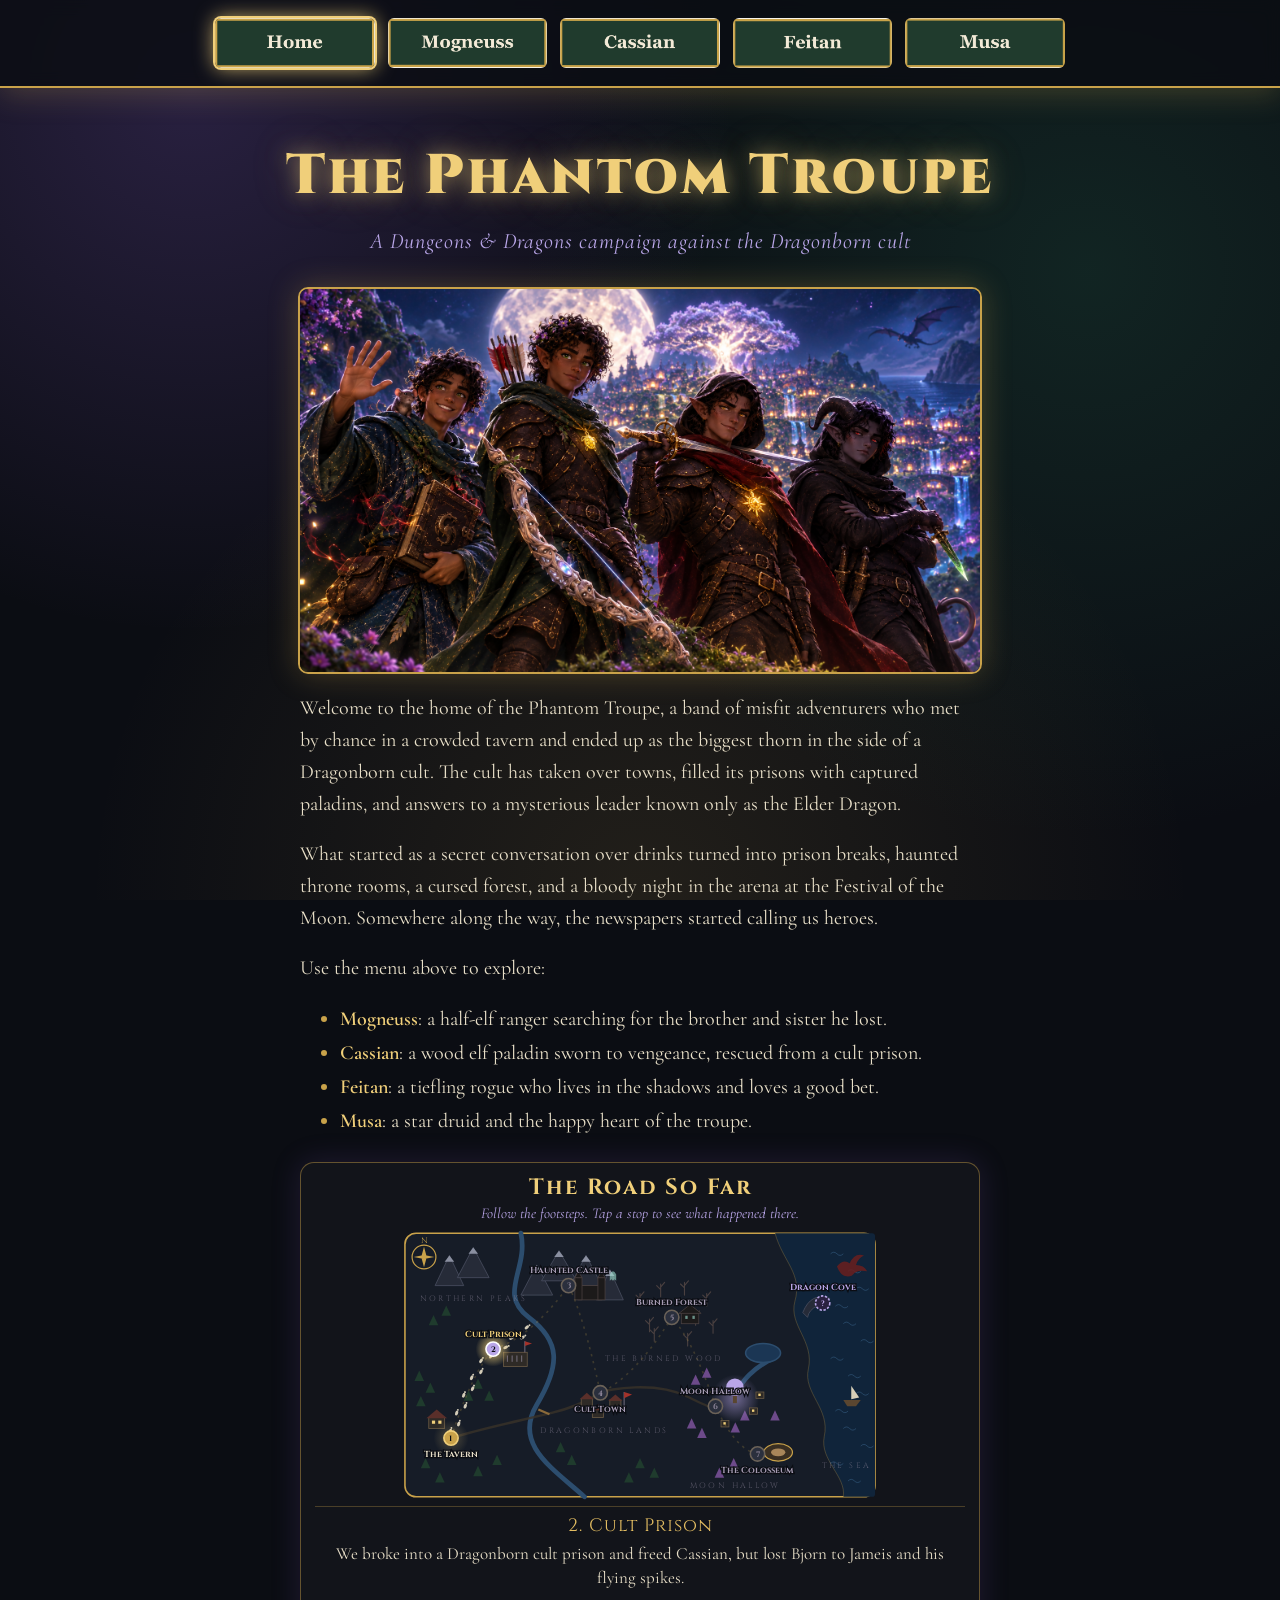
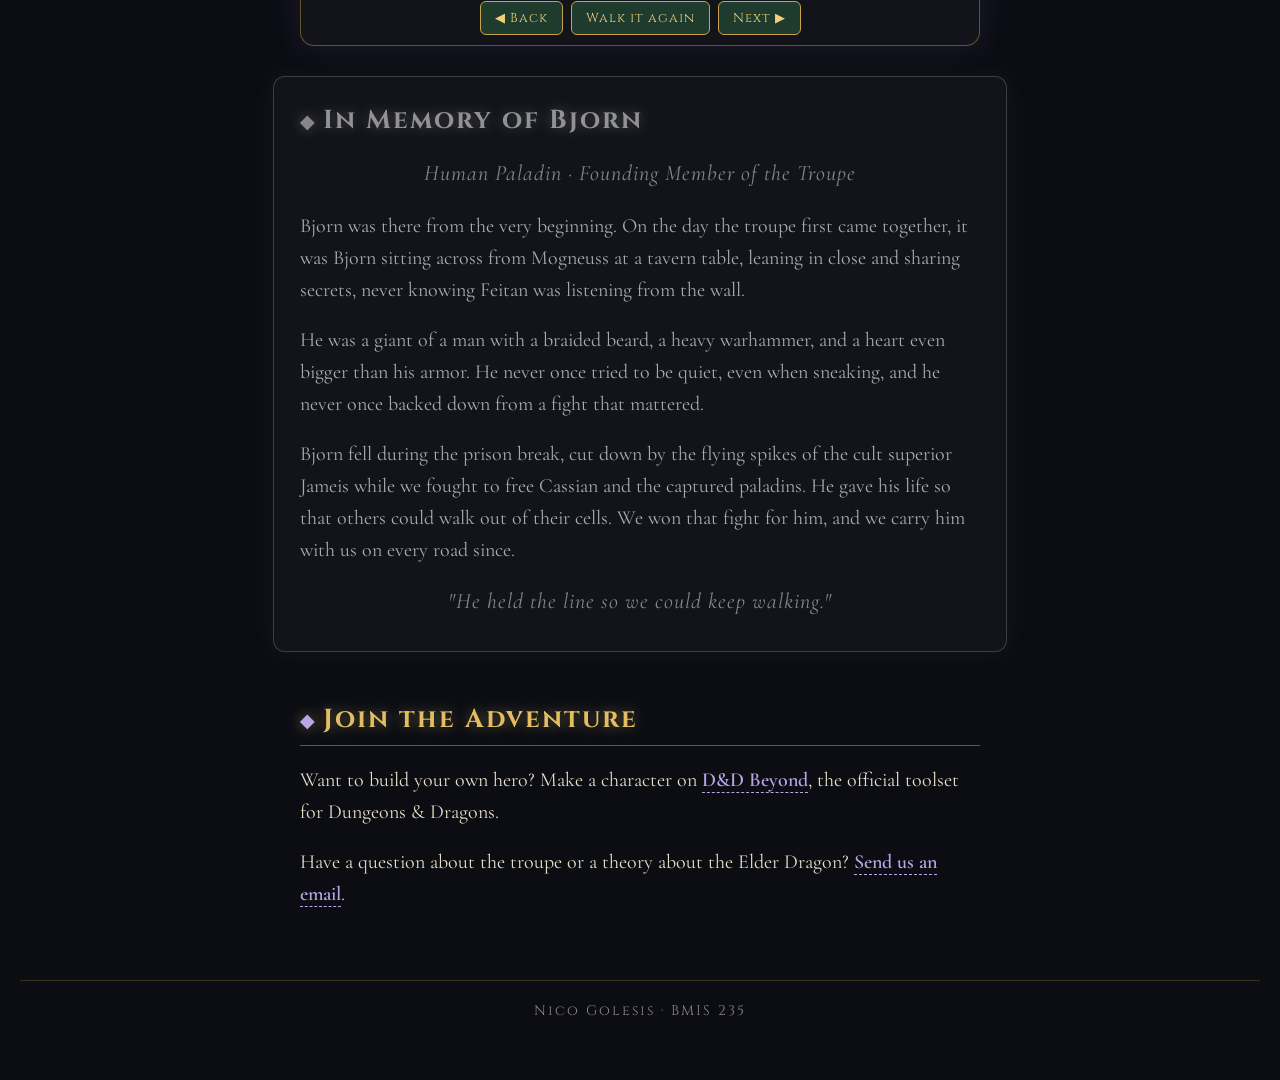
<file: index.html>
<!DOCTYPE html>
<!--
  Author: Nico Golesis
  GU username: YOUR-GU-USERNAME
  Course: BMIS 235 - HTML-3
-->
<html lang="en">
<head>
<meta charset="utf-8">
<meta name="author" content="Nico Golesis">
<title>Home</title>

<!-- this one line connects the page to the stylesheet -->
<link rel="stylesheet" href="styles.css">
</head>
<body>

<!-- ===== MENU: the same image links on every page ===== -->
<nav>
    <a href="index.html" class="current"><img src="img/Menu-home.png" alt="Home"></a>
    <a href="mogneuss.html"><img src="img/Menu-mogneuss.png" alt="Mogneuss"></a>
    <a href="cassian.html"><img src="img/Menu-cassian.png" alt="Cassian"></a>
    <a href="feitan.html"><img src="img/Menu-feitan.png" alt="Feitan"></a>
    <a href="musa.html"><img src="img/Menu-musa.png" alt="Musa"></a>
</nav>

<h1>The Phantom Troupe</h1>
<p class="subtitle">A Dungeons &amp; Dragons campaign against the Dragonborn cult</p>
  <img class="photo" src="img/troupe.png" alt="The Phantom Troupe gathered around a campfire">

<p>Welcome to the home of the Phantom Troupe, a band of misfit adventurers who met by chance in a crowded tavern and ended up as the biggest thorn in the side of a Dragonborn cult. The cult has taken over towns, filled its prisons with captured paladins, and answers to a mysterious leader known only as the Elder Dragon.</p>

<p>What started as a secret conversation over drinks turned into prison breaks, haunted throne rooms, a cursed forest, and a bloody night in the arena at the Festival of the Moon. Somewhere along the way, the newspapers started calling us heroes.</p>

<p>Use the menu above to explore:</p>
<ul>
    <li><strong>Mogneuss</strong>: a half-elf ranger searching for the brother and sister he lost.</li>
    <li><strong>Cassian</strong>: a wood elf paladin sworn to vengeance, rescued from a cult prison.</li>
    <li><strong>Feitan</strong>: a tiefling rogue who lives in the shadows and loves a good bet.</li>
    <li><strong>Musa</strong>: a star druid and the happy heart of the troupe.</li>
</ul>

<!-- ===== SHOWCASE: the interactive journey map from Part 7 ===== -->
<div class="showcase">
<!-- ===== HTML: the journey map (a drawn map, the trail, and an info box) ===== -->
<div class="pt-journey">
  <div class="pt-title">The Road So Far</div>
  <div class="pt-hint">Follow the footsteps. Tap a stop to see what happened there.</div>
  <svg class="pt-map" viewBox="0 0 600 340" role="img" aria-label="Map of the places the Phantom Troupe has traveled">
    <defs>
      <radialGradient id="ptGlow">
        <stop offset="0%" stop-color="#f0cf7a" stop-opacity="0.9"/>
        <stop offset="100%" stop-color="#f0cf7a" stop-opacity="0"/>
      </radialGradient>
      <radialGradient id="ptMoonGlow">
        <stop offset="0%" stop-color="#b9a6e8" stop-opacity="0.55"/>
        <stop offset="100%" stop-color="#b9a6e8" stop-opacity="0"/>
      </radialGradient>
    </defs>
    <rect x="4" y="4" width="592" height="332" rx="14" class="pt-land"/>
    <g class="pt-scenery"></g>
    <path class="pt-trail"/>
    <path class="pt-future"/>
    <g class="pt-steps"></g>
    <g class="pt-stops"></g>
  </svg>
  <div class="pt-info">
    <div class="pt-info-name">The Phantom Troupe</div>
    <div class="pt-info-text">Watch the troupe's footsteps travel across the map.</div>
  </div>
  <div class="pt-controls">
    <button class="pt-btn pt-prev" type="button">&#9664; Back</button>
    <button class="pt-btn pt-replay" type="button">Walk it again</button>
    <button class="pt-btn pt-next" type="button">Next &#9654;</button>
  </div>
</div>

<!-- ===== CSS: colors, glow and animations, all kept inside .showcase ===== -->
<style>
.showcase .pt-journey { max-width: 680px; margin: 24px auto 0; padding: 10px 14px; border: 1px solid rgba(201,162,74,0.45); border-radius: 14px; background: rgba(255,255,255,0.03); box-shadow: 0 0 30px rgba(130,90,200,0.18); font-family: "Cormorant Garamond", Georgia, serif; color: #e8dfc8; text-align: center; box-sizing: border-box; }
.showcase .pt-title { font-family: "Cinzel", Georgia, serif; font-size: 22px; font-weight: 700; letter-spacing: 2px; color: #f0cf7a; }
.showcase .pt-hint { font-size: 15px; font-style: italic; color: #b9a6e8; margin: 2px 0 8px; }
.showcase .pt-map { width: 100%; height: auto; max-height: 270px; display: block; }
.showcase .pt-land { fill: #161c27; stroke: #c9a24a; stroke-width: 2; }
.showcase .pt-sea { fill: #10243a; }
.showcase .pt-wave { fill: none; stroke: #3d6a91; stroke-width: 1; opacity: 0.6; }
.showcase .pt-shore { fill: none; stroke: #c9a24a; stroke-width: 1; opacity: 0.35; }
.showcase .pt-river { fill: none; stroke: #2c4d6e; stroke-width: 6; stroke-linecap: round; }
.showcase .pt-lake { fill: #1b3654; stroke: #2c4d6e; stroke-width: 2; }
.showcase .pt-road { fill: none; stroke: #3a3328; stroke-width: 3; stroke-linecap: round; opacity: 0.8; }
.showcase .pt-bridge { stroke: #8a6a3a; stroke-width: 3; }
.showcase .pt-tree { fill: #1f3b2d; }
.showcase .pt-tree.pt-blossom { fill: #6d4a8a; }
.showcase .pt-dead { fill: none; stroke: #4a4040; stroke-width: 1.4; stroke-linecap: round; }
.showcase .pt-mtn { fill: #262b38; stroke: #4a4f60; stroke-width: 1; }
.showcase .pt-snow { fill: #8a8fa0; }
.showcase .pt-bld { fill: #2e2a26; stroke: #6b5b44; stroke-width: 1; }
.showcase .pt-roof { fill: #5a2f2a; }
.showcase .pt-win { fill: #f0cf7a; }
.showcase .pt-dark { fill: #1c1a1a; stroke: #4a4040; stroke-width: 1; }
.showcase .pt-flag { fill: #a3322a; }
.showcase .pt-pole { stroke: #8a8296; stroke-width: 1; }
.showcase .pt-ghost { fill: #9fe0d0; opacity: 0.6; }
.showcase .pt-moon-glow { fill: url(#ptMoonGlow); }
.showcase .pt-moon-tree { fill: #b9a6e8; }
.showcase .pt-trunk { fill: #5a4630; }
.showcase .pt-arena { fill: #3a2f22; stroke: #c9a24a; stroke-width: 1.5; }
.showcase .pt-sand { fill: #a8865a; }
.showcase .pt-dragon { fill: #6a1f1f; opacity: 0.85; }
.showcase .pt-ship { fill: #5a4630; }
.showcase .pt-sail { fill: #d8cfb8; }
.showcase .pt-region { fill: #8a8296; font-family: "Cinzel", Georgia, serif; font-size: 10px; letter-spacing: 3px; opacity: 0.55; text-anchor: middle; }
.showcase .pt-compass circle { fill: #161c27; stroke: #c9a24a; stroke-width: 1.5; }
.showcase .pt-compass path { fill: #c9a24a; }
.showcase .pt-compass text { fill: #c9a24a; font-family: "Cinzel", Georgia, serif; font-size: 10px; text-anchor: middle; }
.showcase .pt-trail { fill: none; stroke: rgba(201,162,74,0.22); stroke-width: 2; stroke-dasharray: 3 6; }
.showcase .pt-future { fill: none; stroke: #b9a6e8; stroke-width: 2; stroke-dasharray: 2 7; stroke-linecap: round; opacity: 0; transition: opacity 0.8s; }
.showcase .pt-future.pt-on { opacity: 0.8; animation: ptMarch 1.2s linear infinite; }
@keyframes ptMarch { to { stroke-dashoffset: -18; } }
.showcase .pt-step { fill: #e8dfc8; opacity: 0; transition: opacity 0.4s; }
.showcase .pt-step.pt-on { opacity: 0.9; }
.showcase .pt-stop { cursor: pointer; }
.showcase .pt-stop .pt-halo { fill: url(#ptGlow); opacity: 0; transition: opacity 0.5s; }
.showcase .pt-stop .pt-dot { fill: #2a2f3d; stroke: #6b6258; stroke-width: 2; transition: fill 0.4s, stroke 0.4s; }
.showcase .pt-stop .pt-num { fill: #8a8296; font-family: "Cinzel", Georgia, serif; font-size: 10px; font-weight: 700; text-anchor: middle; pointer-events: none; }
.showcase .pt-stop .pt-label { fill: #a59bb2; font-family: "Cinzel", Georgia, serif; font-size: 11px; font-weight: 700; text-anchor: middle; pointer-events: none; transition: fill 0.4s; paint-order: stroke; stroke: #0b0d13; stroke-width: 3px; }
.showcase .pt-stop.pt-visited .pt-dot { fill: #c9a24a; stroke: #f0cf7a; }
.showcase .pt-stop.pt-visited .pt-num { fill: #0b0d13; }
.showcase .pt-stop.pt-visited .pt-label { fill: #e8dfc8; }
.showcase .pt-stop.pt-visited .pt-halo { opacity: 0.3; }
.showcase .pt-stop.pt-next .pt-dot { fill: #2a2140; stroke: #b9a6e8; stroke-dasharray: 3 2; }
.showcase .pt-stop.pt-next .pt-num { fill: #b9a6e8; }
.showcase .pt-stop.pt-next .pt-label { fill: #b9a6e8; }
.showcase .pt-stop.pt-active .pt-halo { opacity: 1; animation: ptPulse 1.6s ease-in-out infinite; }
.showcase .pt-stop.pt-active .pt-dot { fill: #b9a6e8; stroke: #ffffff; }
.showcase .pt-stop.pt-active .pt-num { fill: #0b0d13; }
.showcase .pt-stop.pt-active .pt-label { fill: #f0cf7a; }
@keyframes ptPulse { 0%, 100% { opacity: 0.6; } 50% { opacity: 1; } }
.showcase .pt-info { min-height: 64px; margin-top: 6px; padding: 6px 12px; border-top: 1px solid rgba(201,162,74,0.3); }
.showcase .pt-info-name { font-family: "Cinzel", Georgia, serif; font-size: 18px; color: #e3bd62; letter-spacing: 1px; }
.showcase .pt-info-text { font-size: 17px; line-height: 1.4; margin-top: 4px; }
.showcase .pt-controls { display: flex; justify-content: center; gap: 8px; flex-wrap: wrap; margin-top: 6px; }
.showcase .pt-btn { font-family: "Cinzel", Georgia, serif; font-size: 13px; letter-spacing: 1px; color: #f0cf7a; background: #1f3b2d; border: 1px solid #c9a24a; border-radius: 6px; padding: 7px 14px; cursor: pointer; transition: box-shadow 0.2s, transform 0.2s; }
.showcase .pt-btn:hover { box-shadow: 0 0 14px rgba(232,196,104,0.7); transform: translateY(-2px); }
@media (max-width: 600px) {
  .showcase .pt-stop .pt-label { font-size: 14px; }
  .showcase .pt-info-text { font-size: 16px; }
}
</style>

<!-- ===== JavaScript: draws the map, walks the footsteps, and handles clicks ===== -->
<script>
(function () {
  var root = document.querySelector(".showcase .pt-journey");
  if (!root) { return; }
  var NS = "http://www.w3.org/2000/svg";
  var svg = root.querySelector(".pt-map");
  var art = svg.querySelector(".pt-scenery");

  // every place we have been, in order. The last one is where we are headed next.
  var stops = [
    { name: "The Tavern", x: 62, y: 262, ly: 24, text: "Where it all began. Mogneuss and Bjorn talked in secret, Feitan listened from the wall, and Musa spilled his drink all over himself." },
    { name: "Cult Prison", x: 115, y: 150, ly: -15, text: "We broke into a Dragonborn cult prison and freed Cassian, but lost Bjorn to Jameis and his flying spikes." },
    { name: "Haunted Castle", x: 210, y: 70, ly: -16, text: "A hidden throne room in an abandoned castle, and a banshee who did not want visitors." },
    { name: "Cult Town", x: 250, y: 205, ly: 24, text: "Dinner, two bottles of wine, and a 36 gold healing potion that was really worth 36 silver." },
    { name: "Burned Forest", x: 340, y: 110, ly: -16, text: "Our Halloween night. Charred hands grabbed Feitan while a burned warrior watched from the ruined mansion." },
    { name: "Moon Hallow", x: 395, y: 222, ly: -15, text: "Musa's hometown. Uncle Worm's newspaper, a spy mission in the refugee camp, a screaming banshee bow, and Beatrice at W.R." },
    { name: "The Colosseum", x: 448, y: 282, ly: 24, text: "Inside Moon Hallow, the Festival of the Moon. A bloody arena battle, Cassian's final blow on Razehar, and the Elder Dragon watching from the stands." },
    { name: "Dragon Cove", x: 530, y: 92, ly: -16, next: true, text: "Our next destination. The troupe is setting out for the Dragon Cove. Who knows what is waiting for us there..." }
  ];

  function el(tag, attrs, parent) {
    var e = document.createElementNS(NS, tag);
    for (var k in attrs) { e.setAttribute(k, attrs[k]); }
    (parent || art).appendChild(e);
    return e;
  }
  function label(x, y, words) { var t = el("text", { x: x, y: y, "class": "pt-region" }); t.textContent = words; }

  // ---- the sea, coastline and waves on the right side ----
  el("path", { d: "M470 4 C480 40 505 55 495 90 C487 120 520 140 512 175 C505 205 540 225 532 260 C526 290 560 310 556 336 L592 336 Q596 336 596 332 L596 8 Q596 4 592 4 Z", "class": "pt-sea" });
  el("path", { d: "M470 4 C480 40 505 55 495 90 C487 120 520 140 512 175 C505 205 540 225 532 260 C526 290 560 310 556 336", "class": "pt-shore" });
  for (var w = 0; w < 14; w++) {
    var wx = 540 + (w % 3) * 16 + (w % 2) * 6, wy = 30 + w * 22;
    el("path", { d: "M" + wx + " " + wy + " q4 -4 8 0 q4 4 8 0", "class": "pt-wave" });
  }
  // a little ship and a dragon circling the cove
  el("path", { d: "M556 214 L578 214 L572 222 L561 222 Z", "class": "pt-ship" });
  el("path", { d: "M566 213 L566 196 L576 211 Z", "class": "pt-sail" });
  el("path", { d: "M548 46 q8 -10 16 -4 q6 -14 18 -10 q-8 4 -10 12 q10 0 14 8 q-10 -2 -16 2 q-4 6 -12 4 q-6 -2 -10 -12 Z", "class": "pt-dragon" });
  label(560, 300, "THE SEA");

  // ---- rivers, a lake, roads and a bridge ----
  el("path", { d: "M150 4 C160 50 120 80 160 110 S200 170 170 220 S190 300 230 336", "class": "pt-river" });
  el("path", { d: "M470 160 C440 175 430 190 420 205", "class": "pt-river" });
  el("ellipse", { cx: 455, cy: 155, rx: 22, ry: 12, "class": "pt-lake" });
  el("path", { d: "M62 262 C100 250 150 240 190 230 S240 210 250 205 S320 190 360 210 S400 225 395 222", "class": "pt-road" });
  el("line", { x1: 172, y1: 226, x2: 186, y2: 232, "class": "pt-bridge" });

  // ---- mountains with snowy peaks behind the castle ----
  [[170,52,40],[198,34,44],[232,40,40],[262,58,34],[60,40,36],[90,30,40]].forEach(function (m) {
    var x = m[0], y = m[1], h = m[2];
    el("path", { d: "M" + (x - h / 2) + " " + (y + 30) + " L" + x + " " + (y - 8) + " L" + (x + h / 2) + " " + (y + 30) + " Z", "class": "pt-mtn" });
    el("path", { d: "M" + (x - 6) + " " + (y) + " L" + x + " " + (y - 8) + " L" + (x + 6) + " " + y + " Z", "class": "pt-snow" });
  });

  // ---- green forests in the west, blossom trees around Moon Hallow ----
  function tree(x, y, cls) { el("path", { d: "M" + x + " " + (y - 13) + " L" + (x + 6) + " " + y + " L" + (x - 6) + " " + y + " Z", "class": cls }); }
  [[22,190],[36,205],[24,222],[96,200],[110,215],[84,215],[40,120],[56,108],[30,300],[48,318],[96,310],[120,296],[300,300],[318,312],[286,318],[200,280],[214,296]].forEach(function (t) { tree(t[0], t[1], "pt-tree"); });
  [[365,250],[378,262],[420,255],[432,240],[370,195],[384,186],[470,240],[418,300],[400,312]].forEach(function (t) { tree(t[0], t[1], "pt-tree pt-blossom"); });

  // ---- the dead, burned forest: bare trunks and branches ----
  [[300,96],[312,128],[326,84],[356,82],[370,120],[384,96],[318,140],[360,146],[392,130]].forEach(function (t) {
    var x = t[0], y = t[1];
    el("path", { d: "M" + x + " " + y + " l0 -16 M" + x + " " + (y - 9) + " l-5 -5 M" + x + " " + (y - 12) + " l5 -6", "class": "pt-dead" });
  });

  // ---- landmarks for each place ----
  // the tavern: a cozy house with lit windows
  el("rect", { x: 34, y: 236, width: 20, height: 14, "class": "pt-bld" });
  el("path", { d: "M31 237 L44 226 L57 237 Z", "class": "pt-roof" });
  el("rect", { x: 38, y: 240, width: 4, height: 4, "class": "pt-win" });
  el("rect", { x: 46, y: 240, width: 4, height: 4, "class": "pt-win" });
  // the cult prison: a stone block with barred windows and a red flag
  el("rect", { x: 128, y: 154, width: 30, height: 18, "class": "pt-bld" });
  for (var b = 0; b < 4; b++) { el("line", { x1: 133 + b * 6, y1: 158, x2: 133 + b * 6, y2: 166, "class": "pt-pole" }); }
  el("line", { x1: 155, y1: 154, x2: 155, y2: 140, "class": "pt-pole" });
  el("path", { d: "M155 140 L164 143 L155 146 Z", "class": "pt-flag" });
  // the haunted castle: towers and a ghostly glow
  el("rect", { x: 222, y: 70, width: 30, height: 18, "class": "pt-dark" });
  el("rect", { x: 218, y: 60, width: 9, height: 28, "class": "pt-dark" });
  el("rect", { x: 247, y: 60, width: 9, height: 28, "class": "pt-dark" });
  el("path", { d: "M218 60 L222.5 52 L227 60 Z M247 60 L251.5 52 L256 60 Z", "class": "pt-dark" });
  el("path", { d: "M262 56 q4 -8 8 0 l0 8 l-2 -2 l-2 2 l-2 -2 l-2 2 Z", "class": "pt-ghost" });
  // the cult town: houses and red cult banners
  [[226,212],[262,214],[240,226]].forEach(function (h) {
    el("rect", { x: h[0], y: h[1], width: 14, height: 10, "class": "pt-bld" });
    el("path", { d: "M" + (h[0] - 2) + " " + (h[1] + 1) + " L" + (h[0] + 7) + " " + (h[1] - 7) + " L" + (h[0] + 16) + " " + (h[1] + 1) + " Z", "class": "pt-roof" });
  });
  el("line", { x1: 280, y1: 224, x2: 280, y2: 204, "class": "pt-pole" });
  el("path", { d: "M280 204 L290 207 L280 212 Z", "class": "pt-flag" });
  // the ruined mansion in the burned forest
  el("rect", { x: 352, y: 104, width: 22, height: 14, "class": "pt-dark" });
  el("path", { d: "M349 105 L363 94 L377 105 Z", "class": "pt-dark" });
  el("rect", { x: 357, y: 108, width: 3, height: 4, "class": "pt-ghost" });
  el("rect", { x: 366, y: 108, width: 3, height: 4, "class": "pt-ghost" });
  // Moon Hallow: the glowing Moon Tree and little homes
  el("circle", { cx: 420, cy: 212, r: 30, "class": "pt-moon-glow" });
  el("rect", { x: 417, y: 204, width: 5, height: 14, "class": "pt-trunk" });
  el("circle", { cx: 419.5, cy: 198, r: 11, "class": "pt-moon-tree" });
  [[438,224],[402,240],[446,204]].forEach(function (h) {
    el("rect", { x: h[0], y: h[1], width: 10, height: 8, "class": "pt-bld" });
    el("rect", { x: h[0] + 3, y: h[1] + 2, width: 3, height: 3, "class": "pt-win" });
  });
  // the colosseum inside Moon Hallow
  el("ellipse", { cx: 474, cy: 280, rx: 18, ry: 11, "class": "pt-arena" });
  el("ellipse", { cx: 474, cy: 280, rx: 9, ry: 5, "class": "pt-sand" });
  // the Dragon Cove: a cliff curling around the water
  el("path", { d: "M505 104 q10 -26 34 -18 q-4 8 -16 10 q-10 4 -12 14 Z", "class": "pt-mtn" });

  // region names
  label(90, 90, "NORTHERN PEAKS");
  label(330, 165, "THE BURNED WOOD");
  label(255, 255, "DRAGONBORN LANDS");
  label(420, 325, "MOON HALLOW");

  // compass rose
  var c = el("g", { "class": "pt-compass", transform: "translate(28 34)" });
  el("circle", { r: 15 }, c);
  el("path", { d: "M0 -13 L3.5 0 L0 13 L-3.5 0 Z M-13 0 L0 -2.5 L13 0 L0 2.5 Z" }, c);
  var n = el("text", { y: -18 }, c); n.textContent = "N";

  // ---- the trail: a smooth curve through every visited stop ----
  var visited = stops.filter(function (s) { return !s.next; });
  var d = "M" + visited[0].x + " " + visited[0].y;
  for (var i = 1; i < visited.length; i++) {
    var a = visited[i - 1], z = visited[i];
    d += " Q" + ((a.x + z.x) / 2) + " " + ((a.y + z.y) / 2 + (i % 2 ? -26 : 26)) + " " + z.x + " " + z.y;
  }
  var trail = svg.querySelector(".pt-trail");
  trail.setAttribute("d", d);
  var total = trail.getTotalLength();

  // the dotted road ahead to the Dragon Cove
  var last = visited[visited.length - 1], goal = stops[stops.length - 1];
  var future = svg.querySelector(".pt-future");
  future.setAttribute("d", "M" + last.x + " " + last.y + " C505 260 470 170 " + goal.x + " " + goal.y);

  // how far along the trail each visited stop is
  visited.forEach(function (s) {
    var best = 0, bestDist = Infinity;
    for (var L = 0; L <= total; L += 2) {
      var p = trail.getPointAtLength(L), dx = p.x - s.x, dy = p.y - s.y, dist = dx * dx + dy * dy;
      if (dist < bestDist) { bestDist = dist; best = L; }
    }
    s.at = best;
  });

  // ---- footprints: left and right prints along the trail ----
  var stepsGroup = svg.querySelector(".pt-steps");
  var prints = [];
  for (var L = 8, k = 0; L < total - 4; L += 12, k++) {
    var p1 = trail.getPointAtLength(L), p2 = trail.getPointAtLength(Math.min(L + 1, total));
    var ang = Math.atan2(p2.y - p1.y, p2.x - p1.x) * 180 / Math.PI;
    var g = el("g", { transform: "translate(" + p1.x + " " + p1.y + ") rotate(" + ang + ") translate(0 " + (k % 2 ? 3.5 : -3.5) + ")" }, stepsGroup);
    el("ellipse", { cx: 0, cy: 0, rx: 3.2, ry: 1.9, "class": "pt-step" }, g);
    el("circle", { cx: 4.3, cy: 0, r: 1.2, "class": "pt-step" }, g);
    prints.push({ at: L, parts: g.querySelectorAll(".pt-step") });
  }

  // ---- the clickable stops ----
  var stopsGroup = svg.querySelector(".pt-stops");
  stops.forEach(function (s, idx) {
    var g = el("g", { "class": "pt-stop" + (s.next ? " pt-next" : ""), tabindex: "0", role: "button", "aria-label": s.name }, stopsGroup);
    el("circle", { cx: s.x, cy: s.y, r: 22, "class": "pt-halo" }, g);
    el("circle", { cx: s.x, cy: s.y, r: 9, "class": "pt-dot" }, g);
    var num = el("text", { x: s.x, y: s.y + 3.5, "class": "pt-num" }, g); num.textContent = s.next ? "?" : idx + 1;
    var lab = el("text", { x: s.x, y: s.y + s.ly, "class": "pt-label" }, g); lab.textContent = s.name;
    function pick() { stopWalk(); show(idx, true); }
    g.addEventListener("click", pick);
    g.addEventListener("keydown", function (e) { if (e.key === "Enter" || e.key === " ") { e.preventDefault(); pick(); } });
    s.node = g;
  });

  var nameBox = root.querySelector(".pt-info-name");
  var textBox = root.querySelector(".pt-info-text");
  var current = -1;

  // show one stop's story in the info box
  function show(idx, revealAll) {
    current = idx;
    var s = stops[idx];
    stops.forEach(function (t, j) {
      t.node.classList.toggle("pt-active", j === idx);
      if (revealAll) { t.node.classList.toggle("pt-visited", j <= idx && !t.next); }
    });
    if (revealAll) {
      setProgress(s.next ? total + 10 : s.at + 6);
      future.classList.toggle("pt-on", !!s.next);
    }
    nameBox.textContent = s.next ? "Next Stop: " + s.name : (idx + 1) + ". " + s.name;
    textBox.textContent = s.text;
  }

  // light up every footprint up to a distance along the trail
  function setProgress(len) {
    prints.forEach(function (p) {
      for (var q = 0; q < p.parts.length; q++) { p.parts[q].classList.toggle("pt-on", p.at <= len); }
    });
  }

  // the walking animation: footprints appear one by one from stop to stop
  var timer = null;
  function stopWalk() { if (timer) { cancelAnimationFrame(timer); timer = null; } }
  function walk() {
    stopWalk();
    stops.forEach(function (t) { t.node.classList.remove("pt-visited", "pt-active"); });
    future.classList.remove("pt-on");
    setProgress(-1);
    var start = null, speed = 0.075, reached = -1;
    function frame(time) {
      if (start === null) { start = time; }
      var len = (time - start) * speed;
      setProgress(len);
      while (reached + 1 < visited.length && visited[reached + 1].at <= len) {
        reached++;
        visited[reached].node.classList.add("pt-visited");
        show(reached, false);
      }
      if (len < total + 10) { timer = requestAnimationFrame(frame); }
      else { timer = null; future.classList.add("pt-on"); show(stops.length - 1, false); }
    }
    timer = requestAnimationFrame(frame);
  }

  root.querySelector("button.pt-replay").addEventListener("click", walk);
  // the buttons (looked up as "button" so the Dragon Cove stop, which also has the pt-next class, is not grabbed by mistake)
  // Next and Back loop around: Next on the last stop goes back to the first
  root.querySelector("button.pt-next").addEventListener("click", function () { stopWalk(); show((current + 1) % stops.length, true); });
  root.querySelector("button.pt-prev").addEventListener("click", function () { stopWalk(); show((current - 1 + stops.length) % stops.length, true); });

  walk();
})();
</script>
</div>

<!-- ===== TRIBUTE: in memory of Bjorn ===== -->
<div class="card memoriam">
    <h2>In Memory of Bjorn</h2>
    <p class="subtitle">Human Paladin &middot; Founding Member of the Troupe</p>
    <p>Bjorn was there from the very beginning. On the day the troupe first came together, it was Bjorn sitting across from Mogneuss at a tavern table, leaning in close and sharing secrets, never knowing Feitan was listening from the wall.</p>
    <p>He was a giant of a man with a braided beard, a heavy warhammer, and a heart even bigger than his armor. He never once tried to be quiet, even when sneaking, and he never once backed down from a fight that mattered.</p>
    <p>Bjorn fell during the prison break, cut down by the flying spikes of the cult superior Jameis while we fought to free Cassian and the captured paladins. He gave his life so that others could walk out of their cells. We won that fight for him, and we carry him with us on every road since.</p>
    <p class="subtitle">"He held the line so we could keep walking."</p>
</div>

<!-- ===== LINKS: one outside link and one email link ===== -->
<div class="links">
    <h2>Join the Adventure</h2>
    <p>Want to build your own hero? Make a character on <a href="https://www.dndbeyond.com/" target="_blank">D&amp;D Beyond</a>, the official toolset for Dungeons &amp; Dragons.</p>
    <p>Have a question about the troupe or a theory about the Elder Dragon? <a href="mailto:ngolesis@zagmail.gonzaga.edu">Send us an email</a>.</p>
</div>

<!-- Footer -->
<footer>Nico Golesis &middot; BMIS 235</footer>

</body>
</html>
</file>
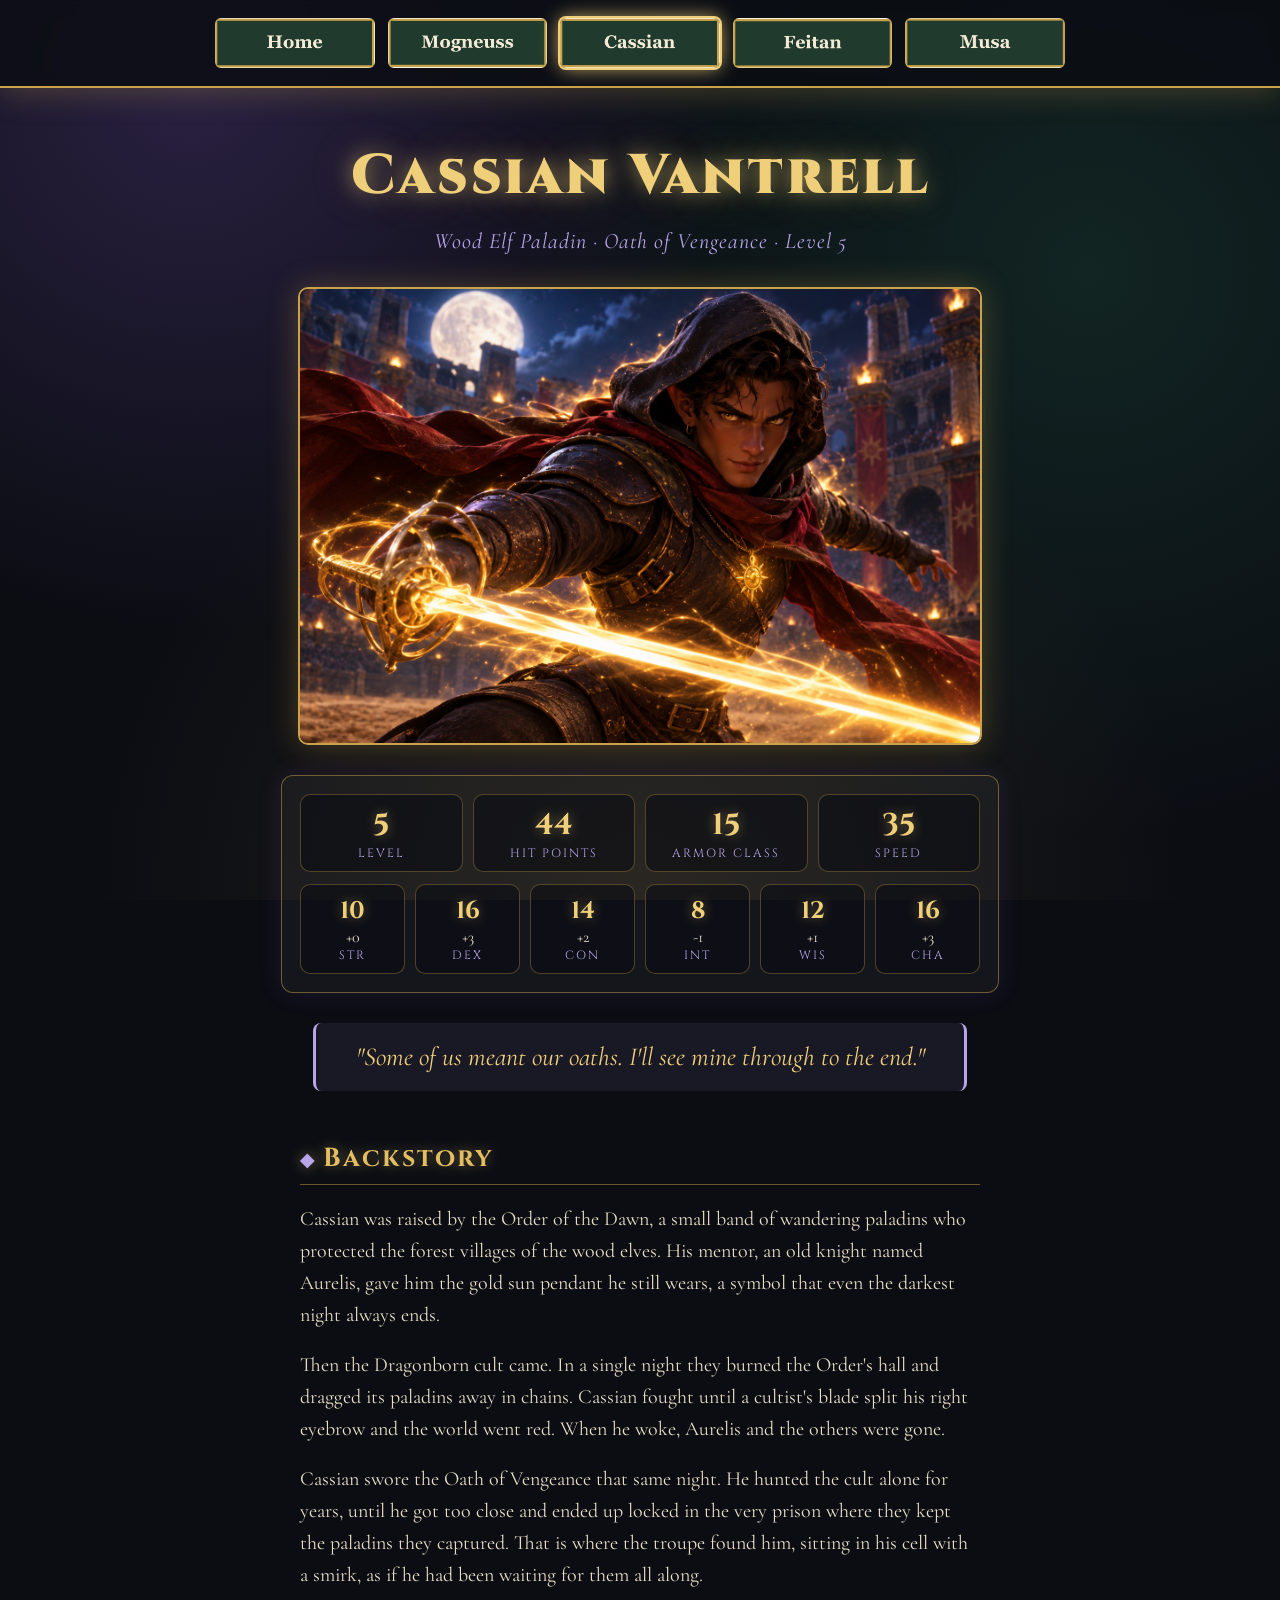
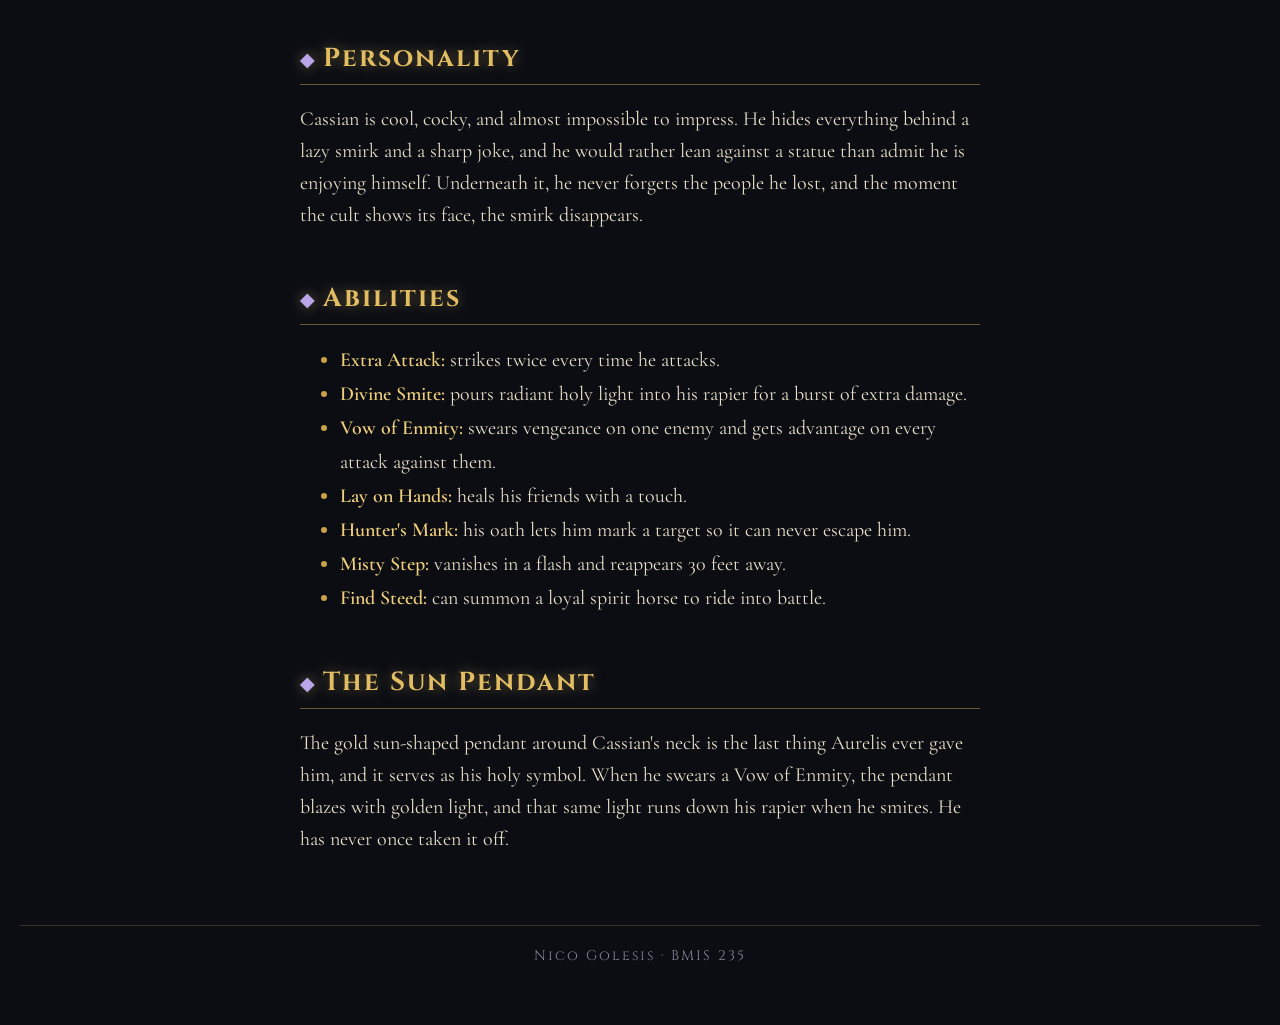
<file: cassian.html>
<!DOCTYPE html>
<!--
  Author: Nico Golesis
  GU username: YOUR-GU-USERNAME
  Course: BMIS 235 - HTML-3
-->
<html lang="en">
<head>
<meta charset="utf-8">
<meta name="author" content="Nico Golesis">
<title>Cassian</title>
<link rel="stylesheet" href="styles.css">
</head>
<body>

<nav>
    <a href="index.html"><img src="img/Menu-home.png" alt="Home"></a>
    <a href="mogneuss.html"><img src="img/Menu-mogneuss.png" alt="Mogneuss"></a>
    <a href="cassian.html" class="current"><img src="img/Menu-cassian.png" alt="Cassian"></a>
    <a href="feitan.html"><img src="img/Menu-feitan.png" alt="Feitan"></a>
    <a href="musa.html"><img src="img/Menu-musa.png" alt="Musa"></a>
</nav>
  
<h1>Cassian Vantrell</h1>
<p class="subtitle">Wood Elf Paladin &middot; Oath of Vengeance &middot; Level 5</p>
<img class="photo" src="img/cassian.png" alt="Cassian Vantrell striking with his glowing rapier">

<div class="stats">
    <div class="stat-row">
        <div class="stat"><span class="stat-value">5</span><span class="stat-label">Level</span></div>
        <div class="stat"><span class="stat-value">44</span><span class="stat-label">Hit Points</span></div>
        <div class="stat"><span class="stat-value">15</span><span class="stat-label">Armor Class</span></div>
        <div class="stat"><span class="stat-value">35</span><span class="stat-label">Speed</span></div>
    </div>
    <div class="stat-row">
        <div class="stat ability"><span class="stat-value">10</span><span class="mod">+0</span><span class="stat-label">STR</span></div>
        <div class="stat ability"><span class="stat-value">16</span><span class="mod">+3</span><span class="stat-label">DEX</span></div>
        <div class="stat ability"><span class="stat-value">14</span><span class="mod">+2</span><span class="stat-label">CON</span></div>
        <div class="stat ability"><span class="stat-value">8</span><span class="mod">-1</span><span class="stat-label">INT</span></div>
        <div class="stat ability"><span class="stat-value">12</span><span class="mod">+1</span><span class="stat-label">WIS</span></div>
        <div class="stat ability"><span class="stat-value">16</span><span class="mod">+3</span><span class="stat-label">CHA</span></div>
    </div>
</div>

<p class="quote">"Some of us meant our oaths. I'll see mine through to the end."</p>

<h2>Backstory</h2>
<p>Cassian was raised by the Order of the Dawn, a small band of wandering paladins who protected the forest villages of the wood elves. His mentor, an old knight named Aurelis, gave him the gold sun pendant he still wears, a symbol that even the darkest night always ends.</p>
<p>Then the Dragonborn cult came. In a single night they burned the Order's hall and dragged its paladins away in chains. Cassian fought until a cultist's blade split his right eyebrow and the world went red. When he woke, Aurelis and the others were gone.</p>
<p>Cassian swore the Oath of Vengeance that same night. He hunted the cult alone for years, until he got too close and ended up locked in the very prison where they kept the paladins they captured. That is where the troupe found him, sitting in his cell with a smirk, as if he had been waiting for them all along.</p>

<h2>Personality</h2>
<p>Cassian is cool, cocky, and almost impossible to impress. He hides everything behind a lazy smirk and a sharp joke, and he would rather lean against a statue than admit he is enjoying himself. Underneath it, he never forgets the people he lost, and the moment the cult shows its face, the smirk disappears.</p>

<h2>Abilities</h2>
<ul>
    <li><strong>Extra Attack:</strong> strikes twice every time he attacks.</li>
    <li><strong>Divine Smite:</strong> pours radiant holy light into his rapier for a burst of extra damage.</li>
    <li><strong>Vow of Enmity:</strong> swears vengeance on one enemy and gets advantage on every attack against them.</li>
    <li><strong>Lay on Hands:</strong> heals his friends with a touch.</li>
    <li><strong>Hunter's Mark:</strong> his oath lets him mark a target so it can never escape him.</li>
    <li><strong>Misty Step:</strong> vanishes in a flash and reappears 30 feet away.</li>
    <li><strong>Find Steed:</strong> can summon a loyal spirit horse to ride into battle.</li>
</ul>

<h2>The Sun Pendant</h2>
<p>The gold sun-shaped pendant around Cassian's neck is the last thing Aurelis ever gave him, and it serves as his holy symbol. When he swears a Vow of Enmity, the pendant blazes with golden light, and that same light runs down his rapier when he smites. He has never once taken it off.</p>

<footer>Nico Golesis &middot; BMIS 235</footer>

</body>
</html>
</file>
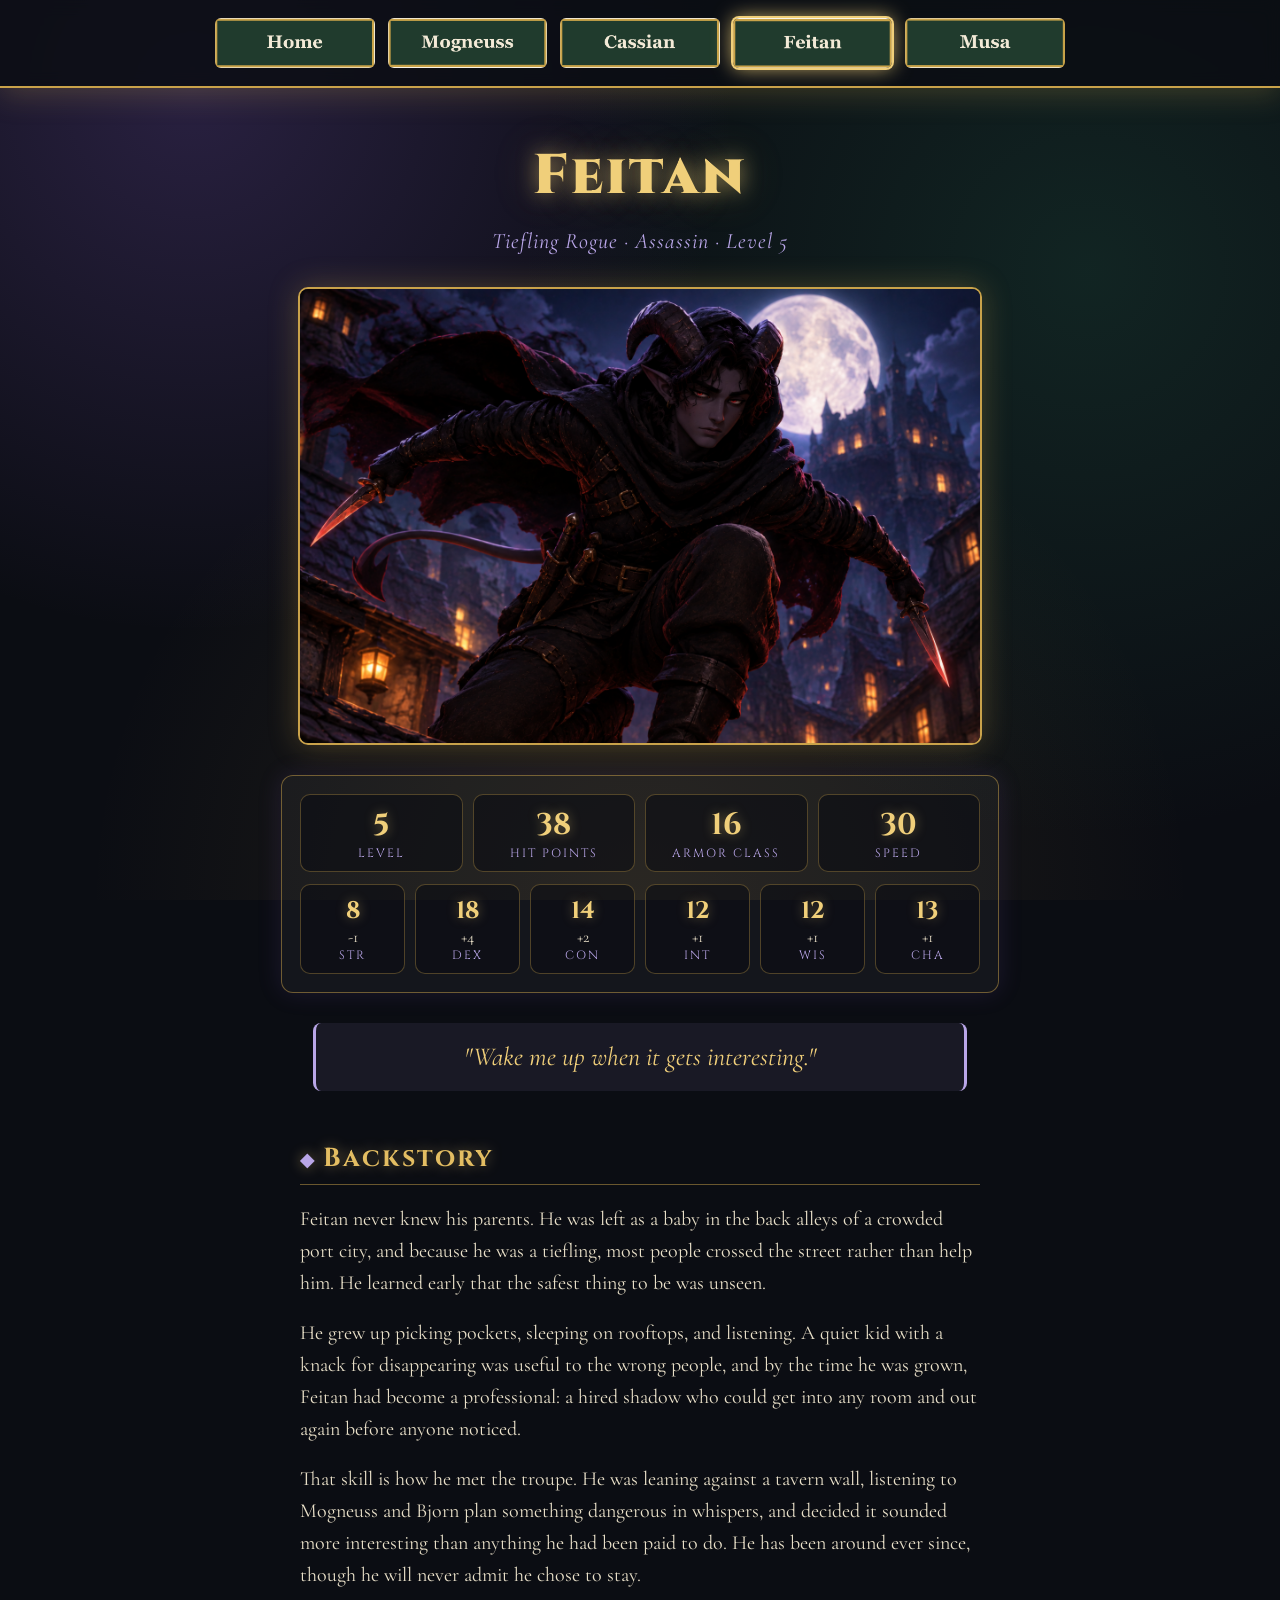
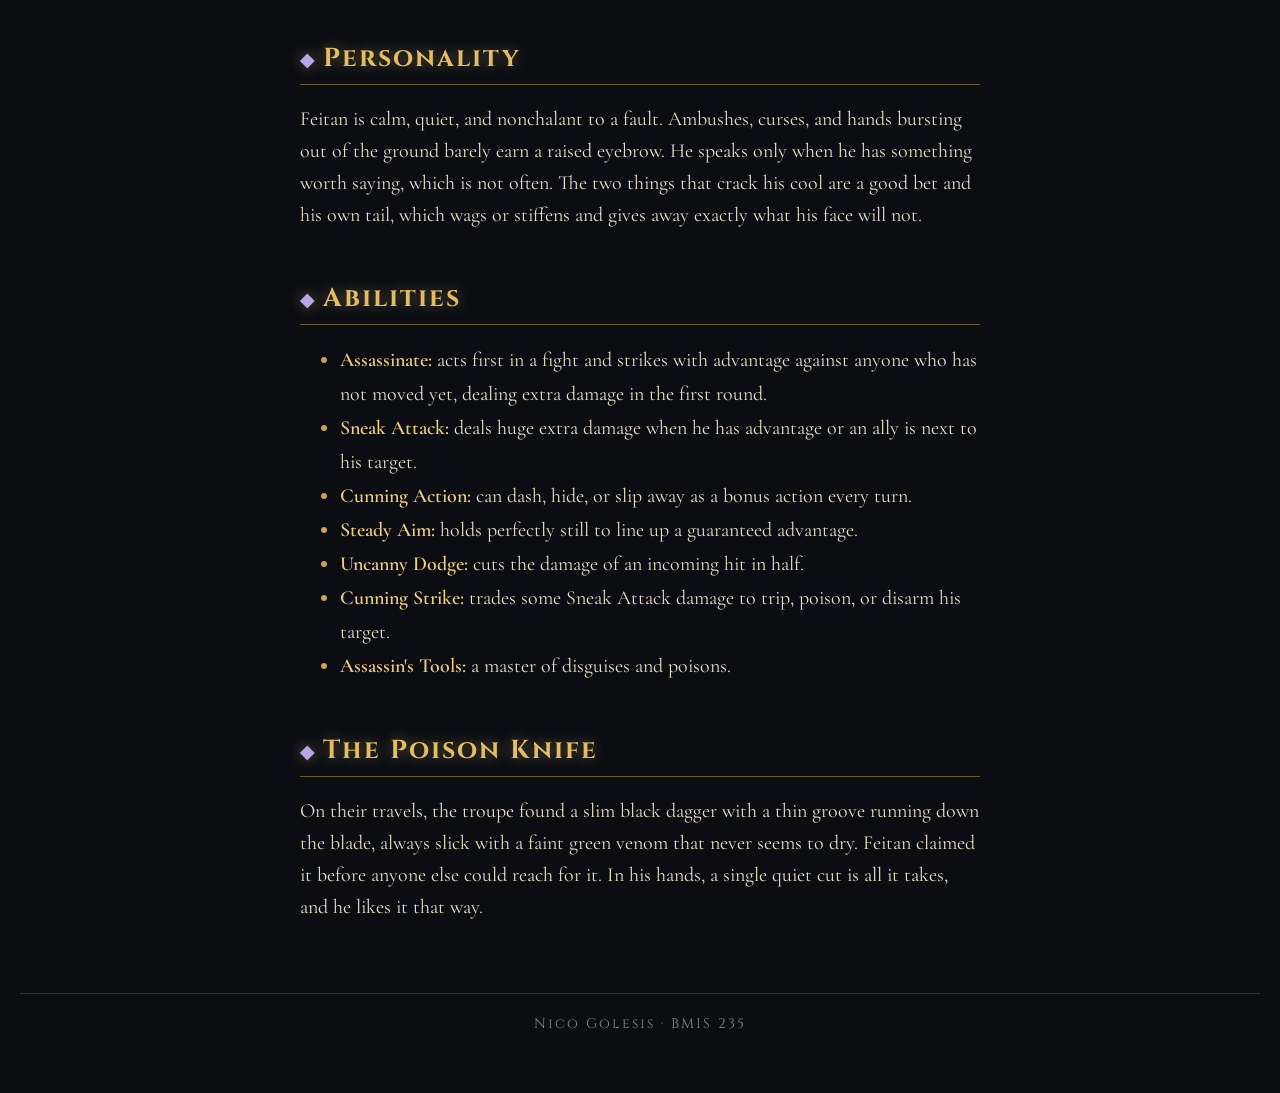
<file: feitan.html>
<!DOCTYPE html>
<!--
  Author: Nico Golesis
  GU username: YOUR-GU-USERNAME
  Course: BMIS 235 - HTML-3
-->
<html lang="en">
<head>
<meta charset="utf-8">
<meta name="author" content="Nico Golesis">
<title>Feitan</title>
<link rel="stylesheet" href="styles.css">
</head>
<body>

<nav>
    <a href="index.html"><img src="img/Menu-home.png" alt="Home"></a>
    <a href="mogneuss.html"><img src="img/Menu-mogneuss.png" alt="Mogneuss"></a>
    <a href="cassian.html"><img src="img/Menu-cassian.png" alt="Cassian"></a>
    <a href="feitan.html" class="current"><img src="img/Menu-feitan.png" alt="Feitan"></a>
    <a href="musa.html"><img src="img/Menu-musa.png" alt="Musa"></a>
</nav>

<h1>Feitan</h1>
<p class="subtitle">Tiefling Rogue &middot; Assassin &middot; Level 5</p>
<img class="photo" src="img/feitan.png" alt="Feitan dropping from the shadows with his daggers">

<div class="stats">
    <div class="stat-row">
        <div class="stat"><span class="stat-value">5</span><span class="stat-label">Level</span></div>
        <div class="stat"><span class="stat-value">38</span><span class="stat-label">Hit Points</span></div>
        <div class="stat"><span class="stat-value">16</span><span class="stat-label">Armor Class</span></div>
        <div class="stat"><span class="stat-value">30</span><span class="stat-label">Speed</span></div>
    </div>
    <div class="stat-row">
        <div class="stat ability"><span class="stat-value">8</span><span class="mod">-1</span><span class="stat-label">STR</span></div>
        <div class="stat ability"><span class="stat-value">18</span><span class="mod">+4</span><span class="stat-label">DEX</span></div>
        <div class="stat ability"><span class="stat-value">14</span><span class="mod">+2</span><span class="stat-label">CON</span></div>
        <div class="stat ability"><span class="stat-value">12</span><span class="mod">+1</span><span class="stat-label">INT</span></div>
        <div class="stat ability"><span class="stat-value">12</span><span class="mod">+1</span><span class="stat-label">WIS</span></div>
        <div class="stat ability"><span class="stat-value">13</span><span class="mod">+1</span><span class="stat-label">CHA</span></div>
    </div>
</div>

<p class="quote">"Wake me up when it gets interesting."</p>

<h2>Backstory</h2>
<p>Feitan never knew his parents. He was left as a baby in the back alleys of a crowded port city, and because he was a tiefling, most people crossed the street rather than help him. He learned early that the safest thing to be was unseen.</p>
<p>He grew up picking pockets, sleeping on rooftops, and listening. A quiet kid with a knack for disappearing was useful to the wrong people, and by the time he was grown, Feitan had become a professional: a hired shadow who could get into any room and out again before anyone noticed.</p>
<p>That skill is how he met the troupe. He was leaning against a tavern wall, listening to Mogneuss and Bjorn plan something dangerous in whispers, and decided it sounded more interesting than anything he had been paid to do. He has been around ever since, though he will never admit he chose to stay.</p>

<h2>Personality</h2>
<p>Feitan is calm, quiet, and nonchalant to a fault. Ambushes, curses, and hands bursting out of the ground barely earn a raised eyebrow. He speaks only when he has something worth saying, which is not often. The two things that crack his cool are a good bet and his own tail, which wags or stiffens and gives away exactly what his face will not.</p>

<h2>Abilities</h2>
<ul>
    <li><strong>Assassinate:</strong> acts first in a fight and strikes with advantage against anyone who has not moved yet, dealing extra damage in the first round.</li>
    <li><strong>Sneak Attack:</strong> deals huge extra damage when he has advantage or an ally is next to his target.</li>
    <li><strong>Cunning Action:</strong> can dash, hide, or slip away as a bonus action every turn.</li>
    <li><strong>Steady Aim:</strong> holds perfectly still to line up a guaranteed advantage.</li>
    <li><strong>Uncanny Dodge:</strong> cuts the damage of an incoming hit in half.</li>
    <li><strong>Cunning Strike:</strong> trades some Sneak Attack damage to trip, poison, or disarm his target.</li>
    <li><strong>Assassin's Tools:</strong> a master of disguises and poisons.</li>
</ul>

<h2>The Poison Knife</h2>
<p>On their travels, the troupe found a slim black dagger with a thin groove running down the blade, always slick with a faint green venom that never seems to dry. Feitan claimed it before anyone else could reach for it. In his hands, a single quiet cut is all it takes, and he likes it that way.</p>

<footer>Nico Golesis &middot; BMIS 235</footer>

</body>
</html>
</file>
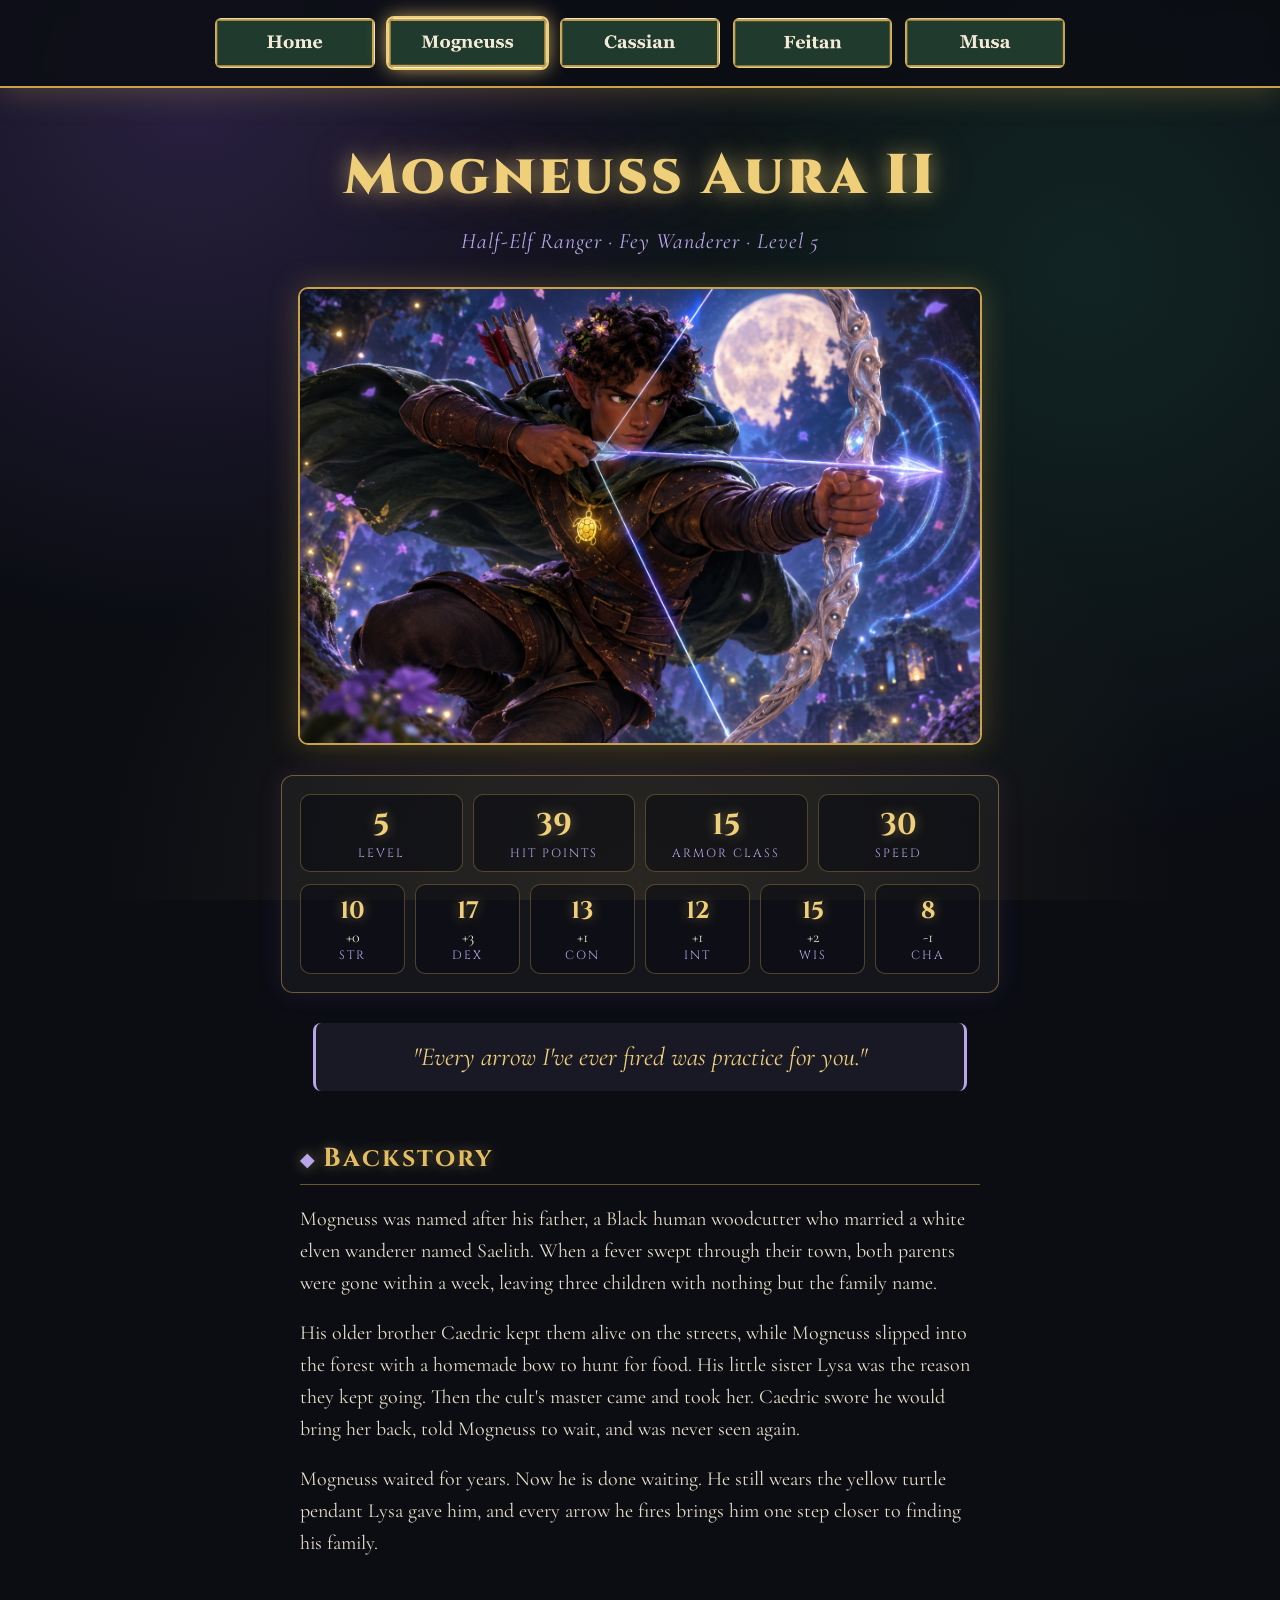
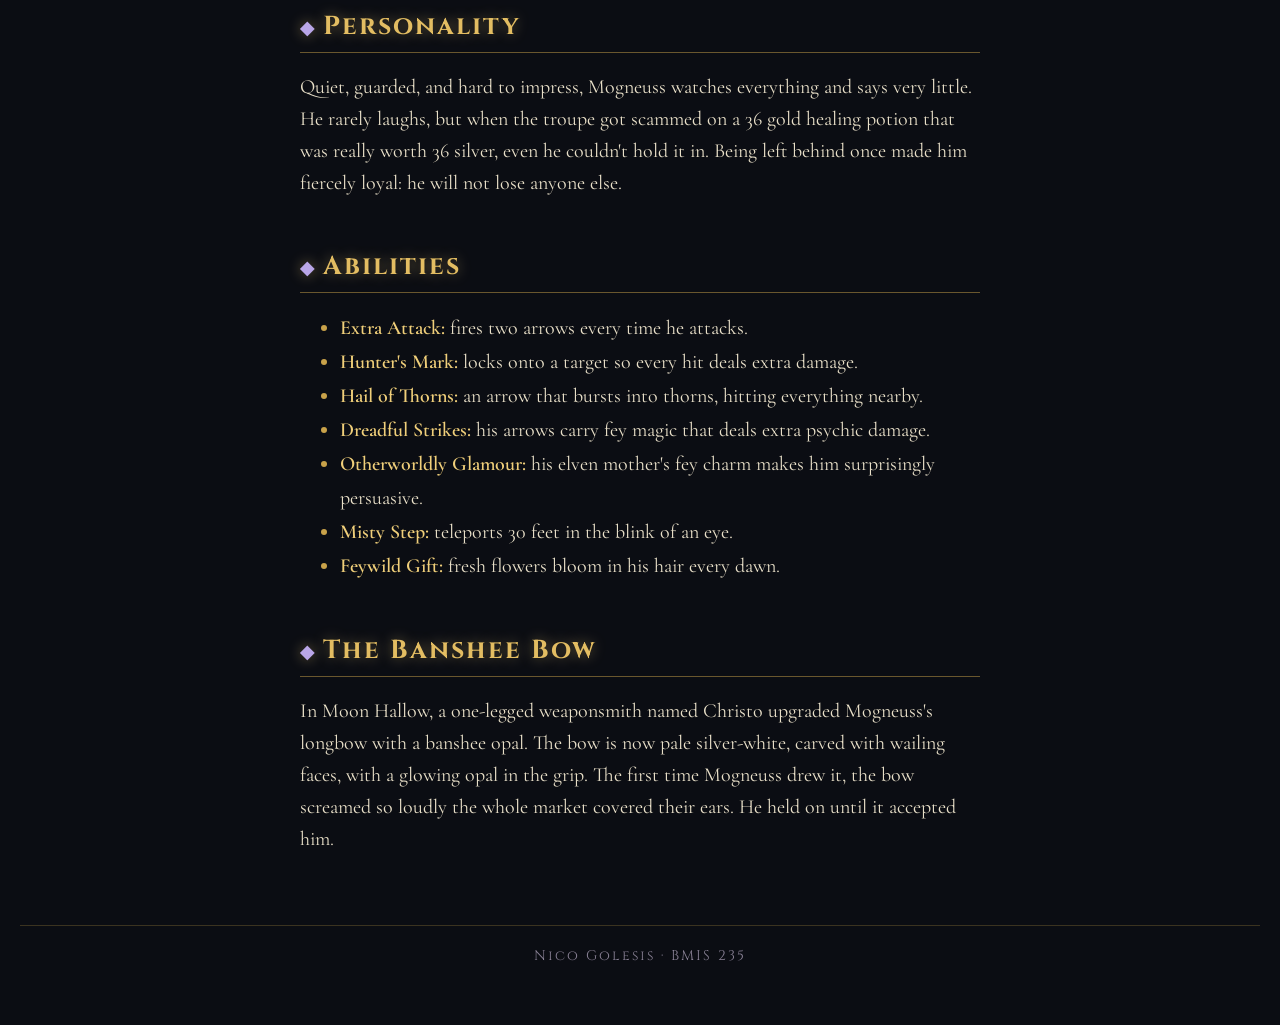
<file: mogneuss.html>
<!DOCTYPE html>
<!--
  Author: Nico Golesis
  GU username: YOUR-GU-USERNAME
  Course: BMIS 235 - HTML-3
-->
<html lang="en">
<head>
<meta charset="utf-8">
<meta name="author" content="Nico Golesis">
<title>Mogneuss Aura II</title>
<link rel="stylesheet" href="styles.css">
</head>
<body>

<nav>
    <a href="index.html"><img src="img/Menu-home.png" alt="Home"></a>
    <a href="mogneuss.html" class="current"><img src="img/Menu-mogneuss.png" alt="Mogneuss"></a>
    <a href="cassian.html"><img src="img/Menu-cassian.png" alt="Cassian"></a>
    <a href="feitan.html"><img src="img/Menu-feitan.png" alt="Feitan"></a>
    <a href="musa.html"><img src="img/Menu-musa.png" alt="Musa"></a>
</nav>

<h1>Mogneuss Aura II</h1>
<p class="subtitle">Half-Elf Ranger &middot; Fey Wanderer &middot; Level 5</p>
<img class="photo" src="img/mogneuss.png" alt="Mogneuss Aura II firing his banshee bow">

<div class="stats">
    <div class="stat-row">
        <div class="stat"><span class="stat-value">5</span><span class="stat-label">Level</span></div>
        <div class="stat"><span class="stat-value">39</span><span class="stat-label">Hit Points</span></div>
        <div class="stat"><span class="stat-value">15</span><span class="stat-label">Armor Class</span></div>
        <div class="stat"><span class="stat-value">30</span><span class="stat-label">Speed</span></div>
    </div>
    <div class="stat-row">
        <div class="stat ability"><span class="stat-value">10</span><span class="mod">+0</span><span class="stat-label">STR</span></div>
        <div class="stat ability"><span class="stat-value">17</span><span class="mod">+3</span><span class="stat-label">DEX</span></div>
        <div class="stat ability"><span class="stat-value">13</span><span class="mod">+1</span><span class="stat-label">CON</span></div>
        <div class="stat ability"><span class="stat-value">12</span><span class="mod">+1</span><span class="stat-label">INT</span></div>
        <div class="stat ability"><span class="stat-value">15</span><span class="mod">+2</span><span class="stat-label">WIS</span></div>
        <div class="stat ability"><span class="stat-value">8</span><span class="mod">-1</span><span class="stat-label">CHA</span></div>
    </div>
</div>

<p class="quote">"Every arrow I've ever fired was practice for you."</p>

<h2>Backstory</h2>
<p>Mogneuss was named after his father, a Black human woodcutter who married a white elven wanderer named Saelith. When a fever swept through their town, both parents were gone within a week, leaving three children with nothing but the family name.</p>
<p>His older brother Caedric kept them alive on the streets, while Mogneuss slipped into the forest with a homemade bow to hunt for food. His little sister Lysa was the reason they kept going. Then the cult's master came and took her. Caedric swore he would bring her back, told Mogneuss to wait, and was never seen again.</p>
<p>Mogneuss waited for years. Now he is done waiting. He still wears the yellow turtle pendant Lysa gave him, and every arrow he fires brings him one step closer to finding his family.</p>

<h2>Personality</h2>
<p>Quiet, guarded, and hard to impress, Mogneuss watches everything and says very little. He rarely laughs, but when the troupe got scammed on a 36 gold healing potion that was really worth 36 silver, even he couldn't hold it in. Being left behind once made him fiercely loyal: he will not lose anyone else.</p>

<h2>Abilities</h2>
<ul>
    <li><strong>Extra Attack:</strong> fires two arrows every time he attacks.</li>
    <li><strong>Hunter's Mark:</strong> locks onto a target so every hit deals extra damage.</li>
    <li><strong>Hail of Thorns:</strong> an arrow that bursts into thorns, hitting everything nearby.</li>
    <li><strong>Dreadful Strikes:</strong> his arrows carry fey magic that deals extra psychic damage.</li>
    <li><strong>Otherworldly Glamour:</strong> his elven mother's fey charm makes him surprisingly persuasive.</li>
    <li><strong>Misty Step:</strong> teleports 30 feet in the blink of an eye.</li>
    <li><strong>Feywild Gift:</strong> fresh flowers bloom in his hair every dawn.</li>
</ul>

<h2>The Banshee Bow</h2>
<p>In Moon Hallow, a one-legged weaponsmith named Christo upgraded Mogneuss's longbow with a banshee opal. The bow is now pale silver-white, carved with wailing faces, with a glowing opal in the grip. The first time Mogneuss drew it, the bow screamed so loudly the whole market covered their ears. He held on until it accepted him.</p>

<footer>Nico Golesis &middot; BMIS 235</footer>

</body>
</html>
</file>
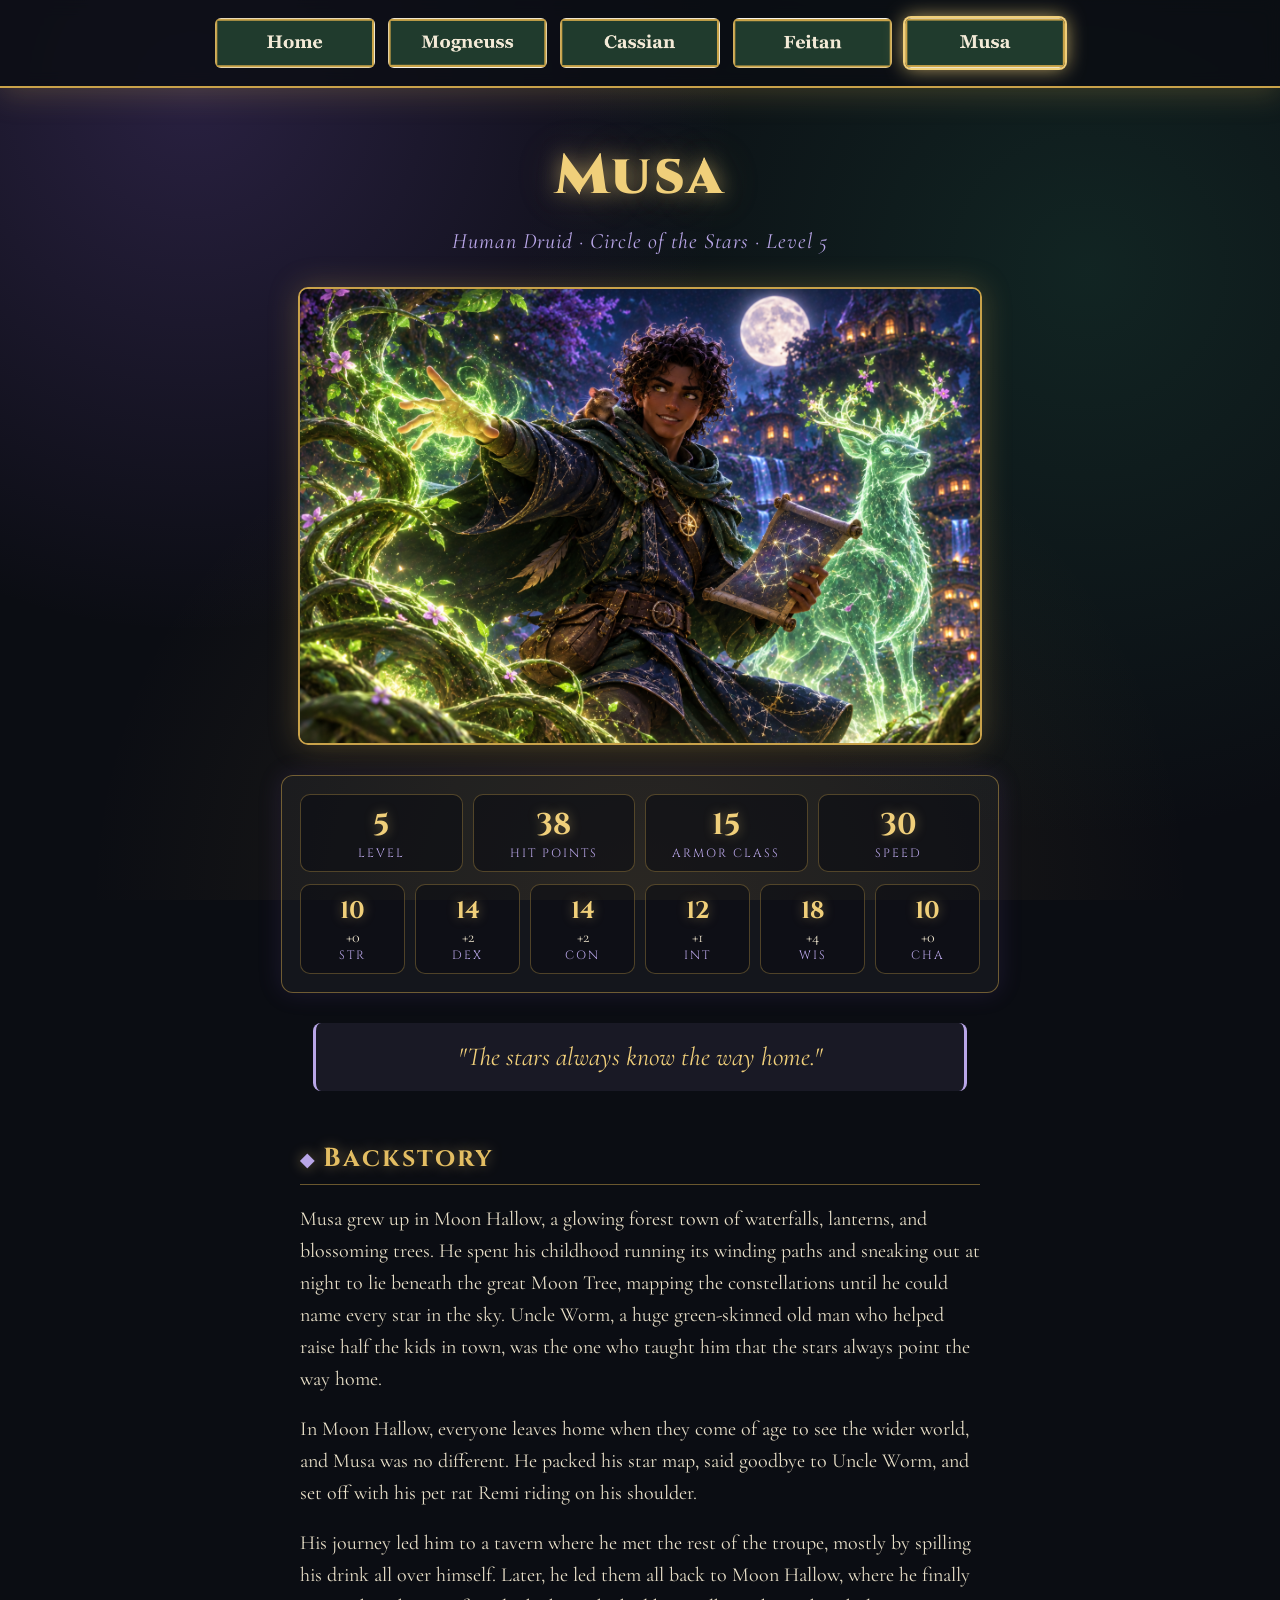
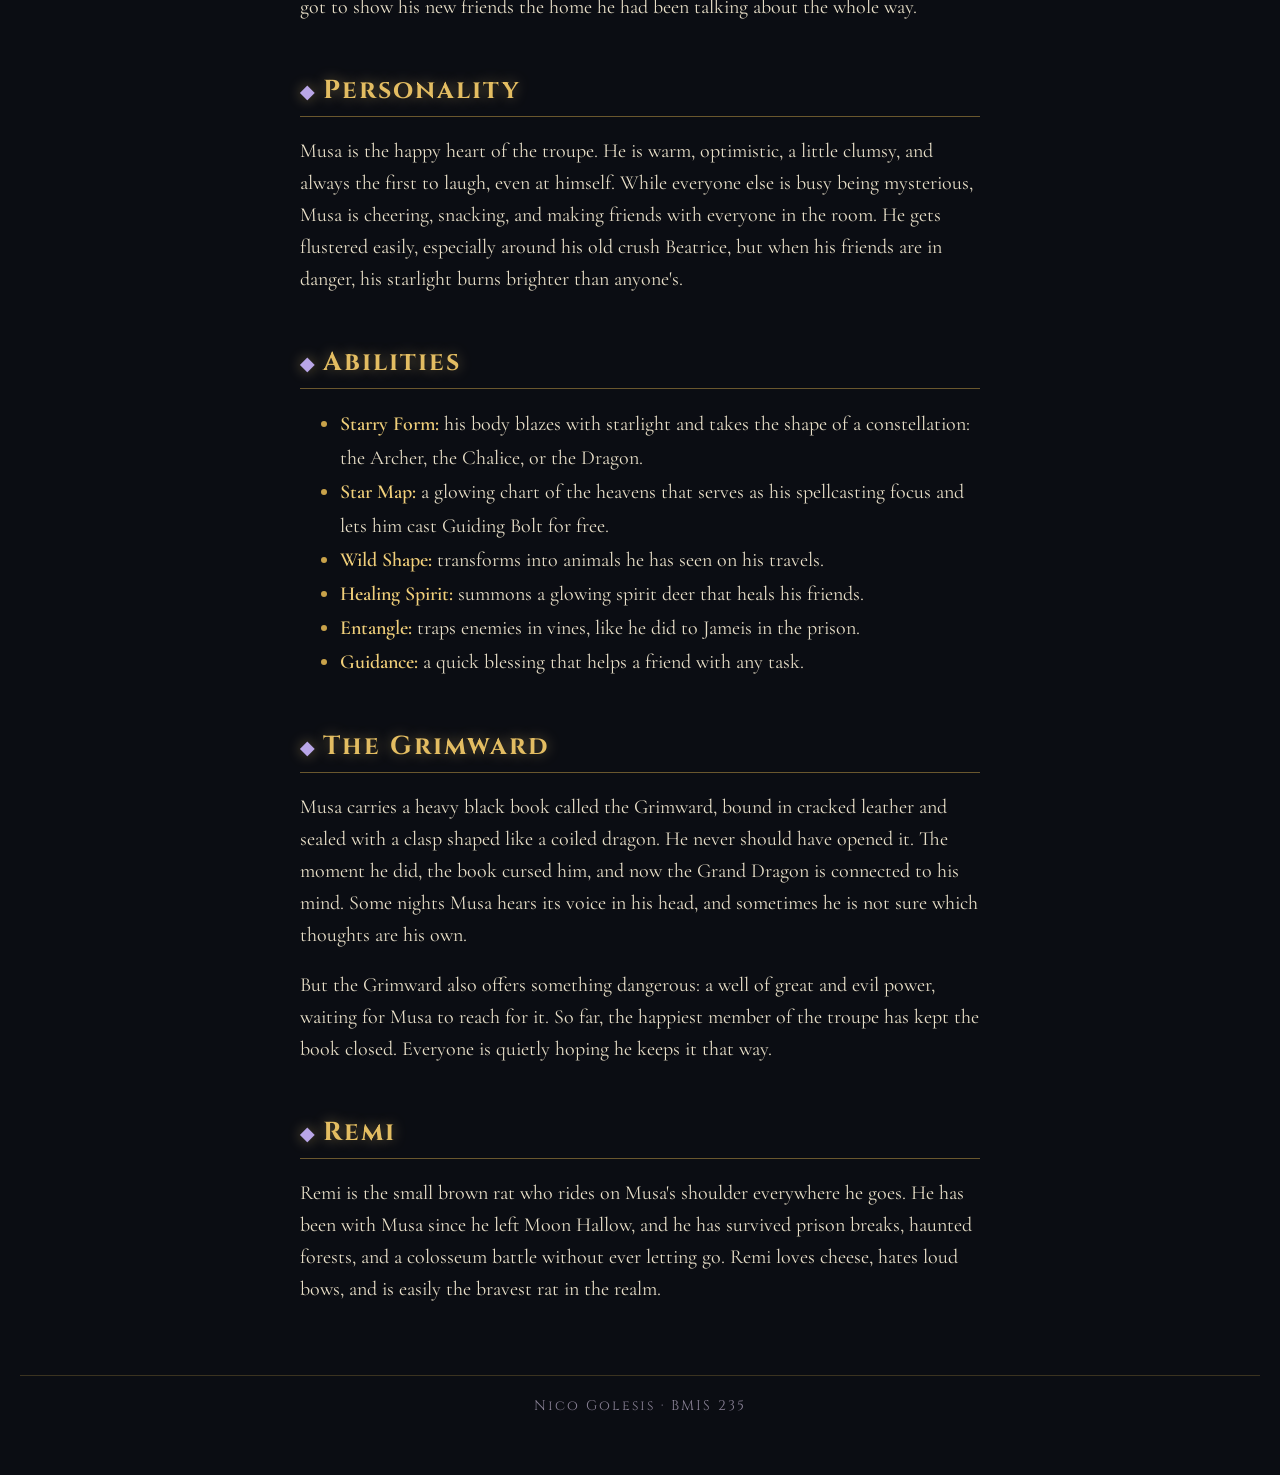
<file: musa.html>
<!DOCTYPE html>
<!--
  Author: Nico Golesis
  GU username: YOUR-GU-USERNAME
  Course: BMIS 235 - HTML-3
-->
<html lang="en">
<head>
<meta charset="utf-8">
<meta name="author" content="Nico Golesis">
<title>Musa</title>
<link rel="stylesheet" href="styles.css">
</head>
<body>

<nav>
    <a href="index.html"><img src="img/Menu-home.png" alt="Home"></a>
    <a href="mogneuss.html"><img src="img/Menu-mogneuss.png" alt="Mogneuss"></a>
    <a href="cassian.html"><img src="img/Menu-cassian.png" alt="Cassian"></a>
    <a href="feitan.html"><img src="img/Menu-feitan.png" alt="Feitan"></a>
    <a href="musa.html" class="current"><img src="img/Menu-musa.png" alt="Musa"></a>
</nav>

<h1>Musa</h1>
<p class="subtitle">Human Druid &middot; Circle of the Stars &middot; Level 5</p>
<img class="photo" src="img/Musa.png" alt="Musa casting a spell with his spirit deer">

<div class="stats">
    <div class="stat-row">
        <div class="stat"><span class="stat-value">5</span><span class="stat-label">Level</span></div>
        <div class="stat"><span class="stat-value">38</span><span class="stat-label">Hit Points</span></div>
        <div class="stat"><span class="stat-value">15</span><span class="stat-label">Armor Class</span></div>
        <div class="stat"><span class="stat-value">30</span><span class="stat-label">Speed</span></div>
    </div>
    <div class="stat-row">
        <div class="stat ability"><span class="stat-value">10</span><span class="mod">+0</span><span class="stat-label">STR</span></div>
        <div class="stat ability"><span class="stat-value">14</span><span class="mod">+2</span><span class="stat-label">DEX</span></div>
        <div class="stat ability"><span class="stat-value">14</span><span class="mod">+2</span><span class="stat-label">CON</span></div>
        <div class="stat ability"><span class="stat-value">12</span><span class="mod">+1</span><span class="stat-label">INT</span></div>
        <div class="stat ability"><span class="stat-value">18</span><span class="mod">+4</span><span class="stat-label">WIS</span></div>
        <div class="stat ability"><span class="stat-value">10</span><span class="mod">+0</span><span class="stat-label">CHA</span></div>
    </div>
</div>

<p class="quote">"The stars always know the way home."</p>

<h2>Backstory</h2>
<p>Musa grew up in Moon Hallow, a glowing forest town of waterfalls, lanterns, and blossoming trees. He spent his childhood running its winding paths and sneaking out at night to lie beneath the great Moon Tree, mapping the constellations until he could name every star in the sky. Uncle Worm, a huge green-skinned old man who helped raise half the kids in town, was the one who taught him that the stars always point the way home.</p>
<p>In Moon Hallow, everyone leaves home when they come of age to see the wider world, and Musa was no different. He packed his star map, said goodbye to Uncle Worm, and set off with his pet rat Remi riding on his shoulder.</p>
<p>His journey led him to a tavern where he met the rest of the troupe, mostly by spilling his drink all over himself. Later, he led them all back to Moon Hallow, where he finally got to show his new friends the home he had been talking about the whole way.</p>

<h2>Personality</h2>
<p>Musa is the happy heart of the troupe. He is warm, optimistic, a little clumsy, and always the first to laugh, even at himself. While everyone else is busy being mysterious, Musa is cheering, snacking, and making friends with everyone in the room. He gets flustered easily, especially around his old crush Beatrice, but when his friends are in danger, his starlight burns brighter than anyone's.</p>

<h2>Abilities</h2>
<ul>
    <li><strong>Starry Form:</strong> his body blazes with starlight and takes the shape of a constellation: the Archer, the Chalice, or the Dragon.</li>
    <li><strong>Star Map:</strong> a glowing chart of the heavens that serves as his spellcasting focus and lets him cast Guiding Bolt for free.</li>
    <li><strong>Wild Shape:</strong> transforms into animals he has seen on his travels.</li>
    <li><strong>Healing Spirit:</strong> summons a glowing spirit deer that heals his friends.</li>
    <li><strong>Entangle:</strong> traps enemies in vines, like he did to Jameis in the prison.</li>
    <li><strong>Guidance:</strong> a quick blessing that helps a friend with any task.</li>
</ul>

<h2>The Grimward</h2>
<p>Musa carries a heavy black book called the Grimward, bound in cracked leather and sealed with a clasp shaped like a coiled dragon. He never should have opened it. The moment he did, the book cursed him, and now the Grand Dragon is connected to his mind. Some nights Musa hears its voice in his head, and sometimes he is not sure which thoughts are his own.</p>
<p>But the Grimward also offers something dangerous: a well of great and evil power, waiting for Musa to reach for it. So far, the happiest member of the troupe has kept the book closed. Everyone is quietly hoping he keeps it that way.</p>

<h2>Remi</h2>
<p>Remi is the small brown rat who rides on Musa's shoulder everywhere he goes. He has been with Musa since he left Moon Hallow, and he has survived prison breaks, haunted forests, and a colosseum battle without ever letting go. Remi loves cheese, hates loud bows, and is easily the bravest rat in the realm.</p>

<footer>Nico Golesis &middot; BMIS 235</footer>

</body>
</html>
</file>
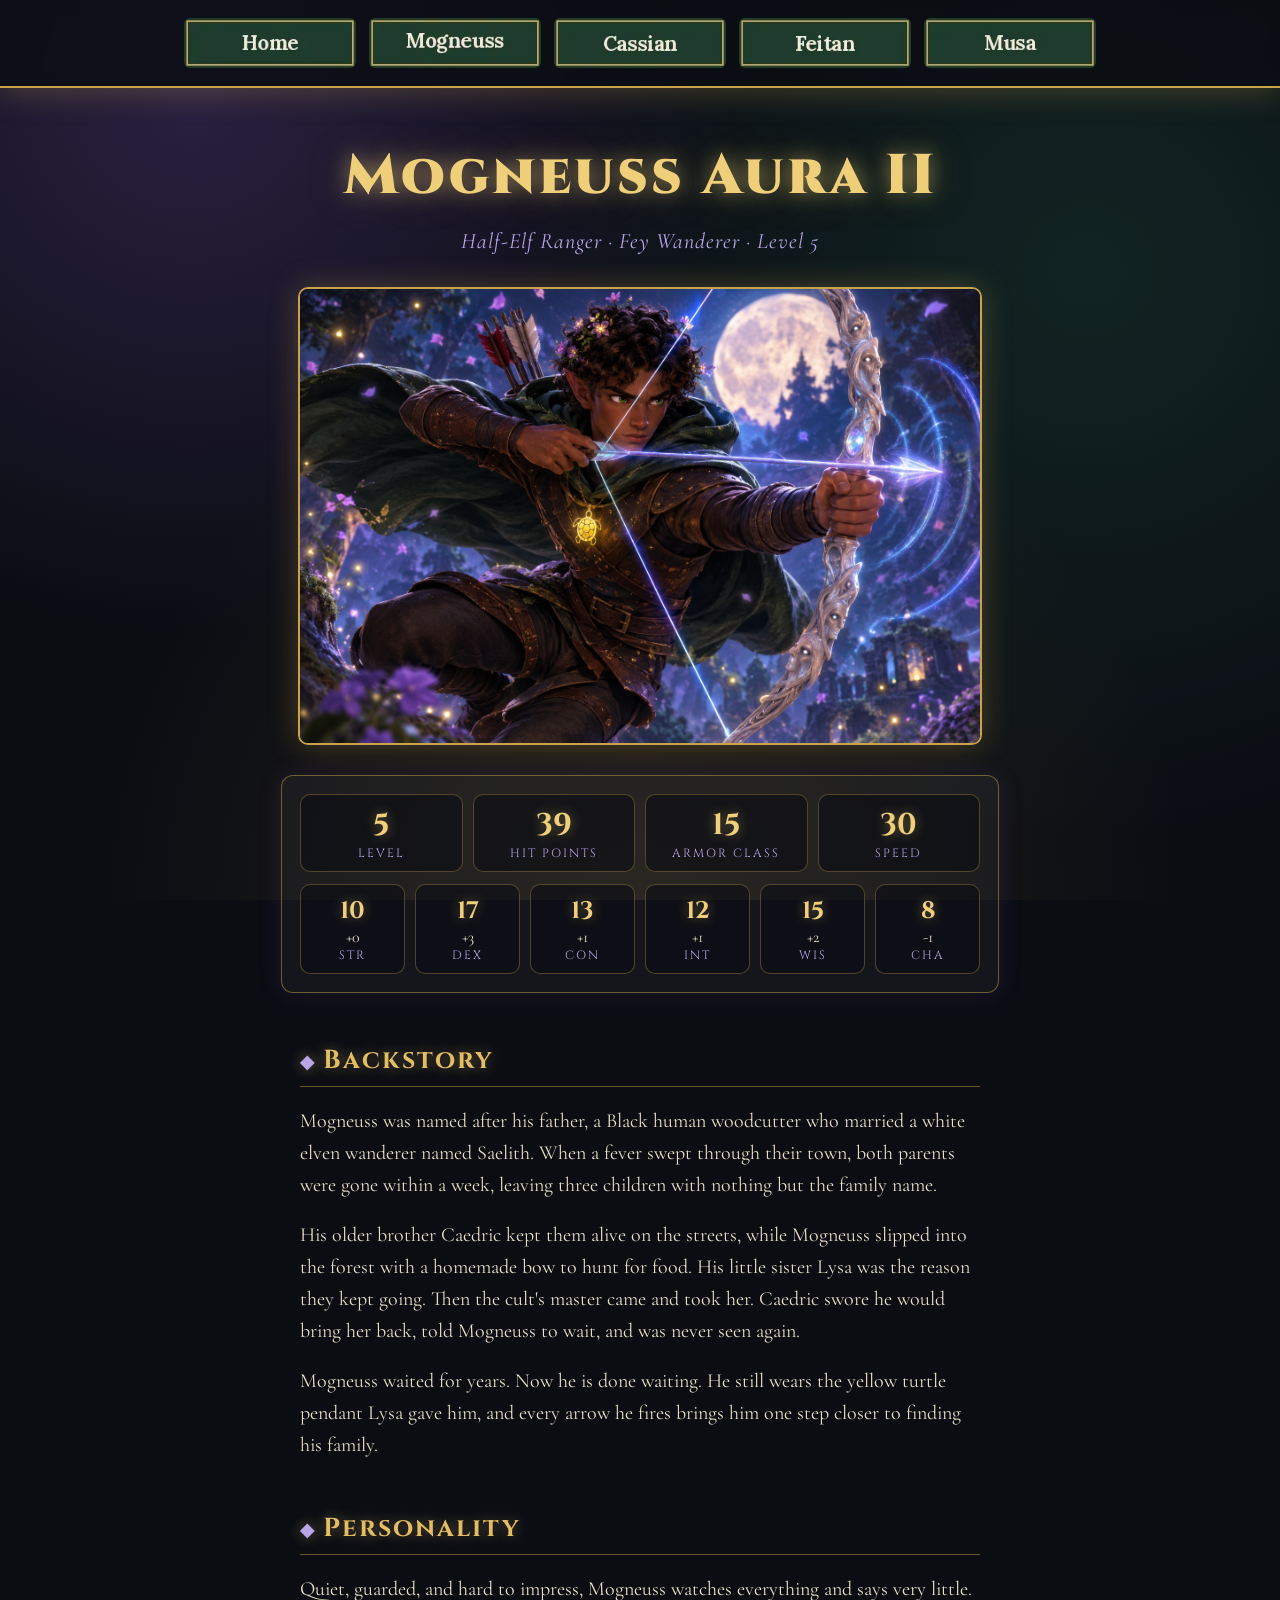
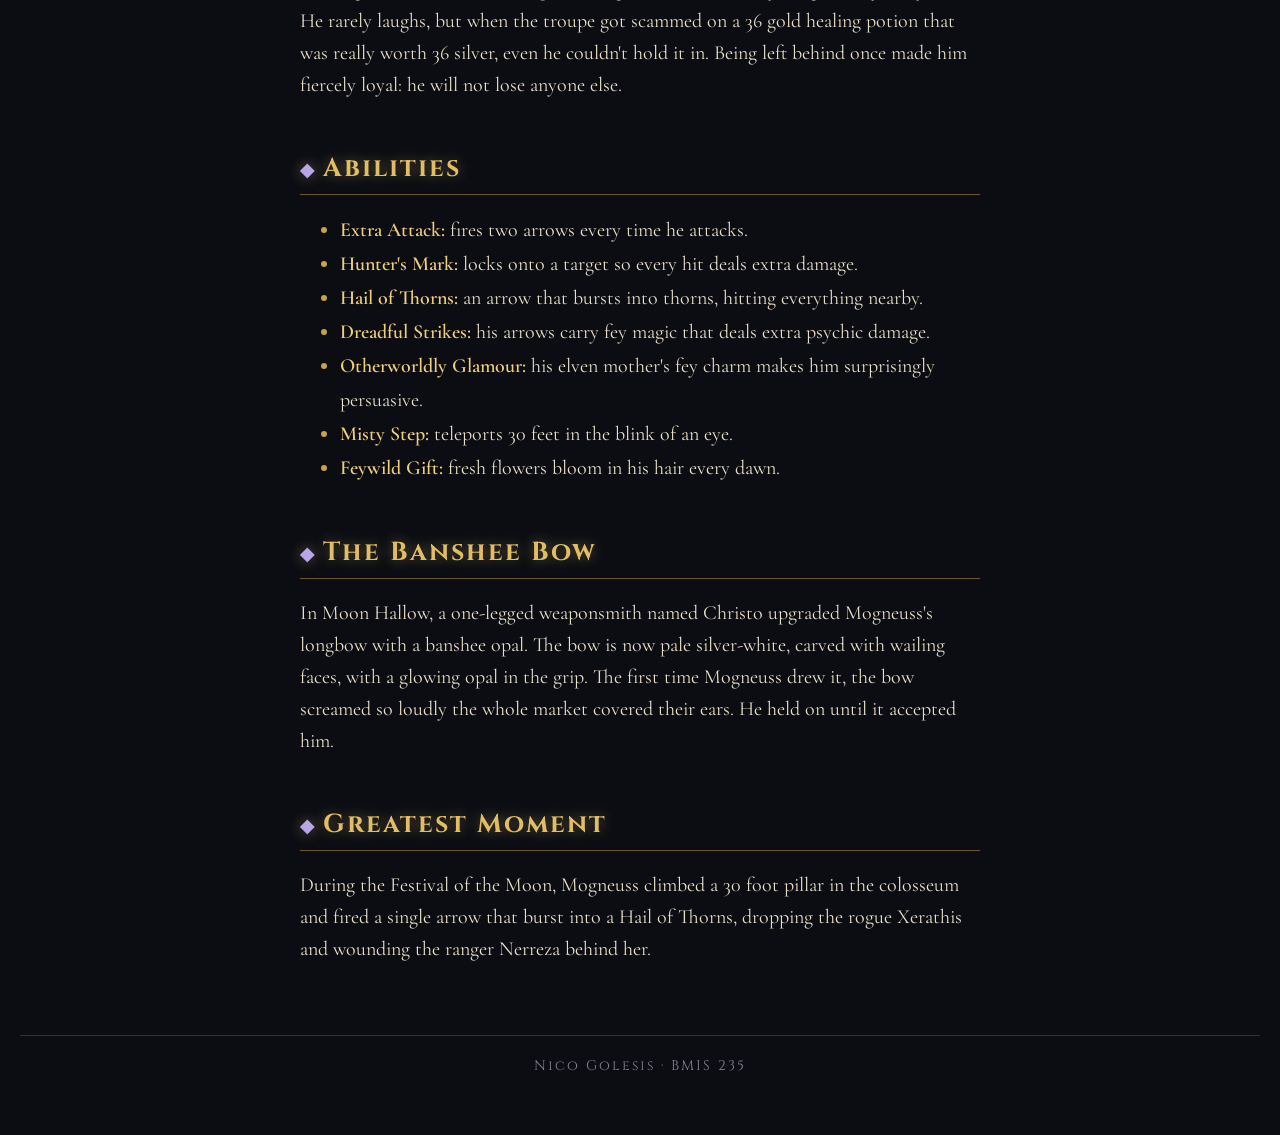
<file: page1.html>
<!DOCTYPE html>
<!--
  Author: Nico Golesis
  GU username: YOUR-GU-USERNAME
  Course: BMIS 235 - HTML-3
-->
<html lang="en">
<head>
<meta charset="utf-8">
<meta name="author" content="Nico Golesis">
<title>Mogneuss Aura II</title>
<link rel="stylesheet" href="styles.css">
</head>
<body>

<nav>
    <a href="index.html"><img src="img/home.png" alt="Home"></a>
    <a href="page1.html"><img src="img/page1.png" alt="Mogneuss"></a>
    <a href="page2.html"><img src="img/page2.png" alt="Cassian"></a>
    <a href="page3.html"><img src="img/page3.png" alt="Feitan"></a>
    <a href="page4.html"><img src="img/page4.png" alt="Musa"></a>
</nav>

<h1>Mogneuss Aura II</h1>
<p class="subtitle">Half-Elf Ranger &middot; Fey Wanderer &middot; Level 5</p>
<img class="photo" src="img/mogneuss.png" alt="Mogneuss Aura II firing his banshee bow">

<div class="stats">
    <div class="stat-row">
        <div class="stat"><span class="stat-value">5</span><span class="stat-label">Level</span></div>
        <div class="stat"><span class="stat-value">39</span><span class="stat-label">Hit Points</span></div>
        <div class="stat"><span class="stat-value">15</span><span class="stat-label">Armor Class</span></div>
        <div class="stat"><span class="stat-value">30</span><span class="stat-label">Speed</span></div>
    </div>
    <div class="stat-row">
        <div class="stat ability"><span class="stat-value">10</span><span class="mod">+0</span><span class="stat-label">STR</span></div>
        <div class="stat ability"><span class="stat-value">17</span><span class="mod">+3</span><span class="stat-label">DEX</span></div>
        <div class="stat ability"><span class="stat-value">13</span><span class="mod">+1</span><span class="stat-label">CON</span></div>
        <div class="stat ability"><span class="stat-value">12</span><span class="mod">+1</span><span class="stat-label">INT</span></div>
        <div class="stat ability"><span class="stat-value">15</span><span class="mod">+2</span><span class="stat-label">WIS</span></div>
        <div class="stat ability"><span class="stat-value">8</span><span class="mod">-1</span><span class="stat-label">CHA</span></div>
    </div>
</div>

<h2>Backstory</h2>
<p>Mogneuss was named after his father, a Black human woodcutter who married a white elven wanderer named Saelith. When a fever swept through their town, both parents were gone within a week, leaving three children with nothing but the family name.</p>
<p>His older brother Caedric kept them alive on the streets, while Mogneuss slipped into the forest with a homemade bow to hunt for food. His little sister Lysa was the reason they kept going. Then the cult's master came and took her. Caedric swore he would bring her back, told Mogneuss to wait, and was never seen again.</p>
<p>Mogneuss waited for years. Now he is done waiting. He still wears the yellow turtle pendant Lysa gave him, and every arrow he fires brings him one step closer to finding his family.</p>

<h2>Personality</h2>
<p>Quiet, guarded, and hard to impress, Mogneuss watches everything and says very little. He rarely laughs, but when the troupe got scammed on a 36 gold healing potion that was really worth 36 silver, even he couldn't hold it in. Being left behind once made him fiercely loyal: he will not lose anyone else.</p>

<h2>Abilities</h2>
<ul>
    <li><strong>Extra Attack:</strong> fires two arrows every time he attacks.</li>
    <li><strong>Hunter's Mark:</strong> locks onto a target so every hit deals extra damage.</li>
    <li><strong>Hail of Thorns:</strong> an arrow that bursts into thorns, hitting everything nearby.</li>
    <li><strong>Dreadful Strikes:</strong> his arrows carry fey magic that deals extra psychic damage.</li>
    <li><strong>Otherworldly Glamour:</strong> his elven mother's fey charm makes him surprisingly persuasive.</li>
    <li><strong>Misty Step:</strong> teleports 30 feet in the blink of an eye.</li>
    <li><strong>Feywild Gift:</strong> fresh flowers bloom in his hair every dawn.</li>
</ul>

<h2>The Banshee Bow</h2>
<p>In Moon Hallow, a one-legged weaponsmith named Christo upgraded Mogneuss's longbow with a banshee opal. The bow is now pale silver-white, carved with wailing faces, with a glowing opal in the grip. The first time Mogneuss drew it, the bow screamed so loudly the whole market covered their ears. He held on until it accepted him.</p>

<h2>Greatest Moment</h2>
<p>During the Festival of the Moon, Mogneuss climbed a 30 foot pillar in the colosseum and fired a single arrow that burst into a Hail of Thorns, dropping the rogue Xerathis and wounding the ranger Nerreza behind her.</p>

<footer>Nico Golesis &middot; BMIS 235</footer>

</body>
</html>
</file>
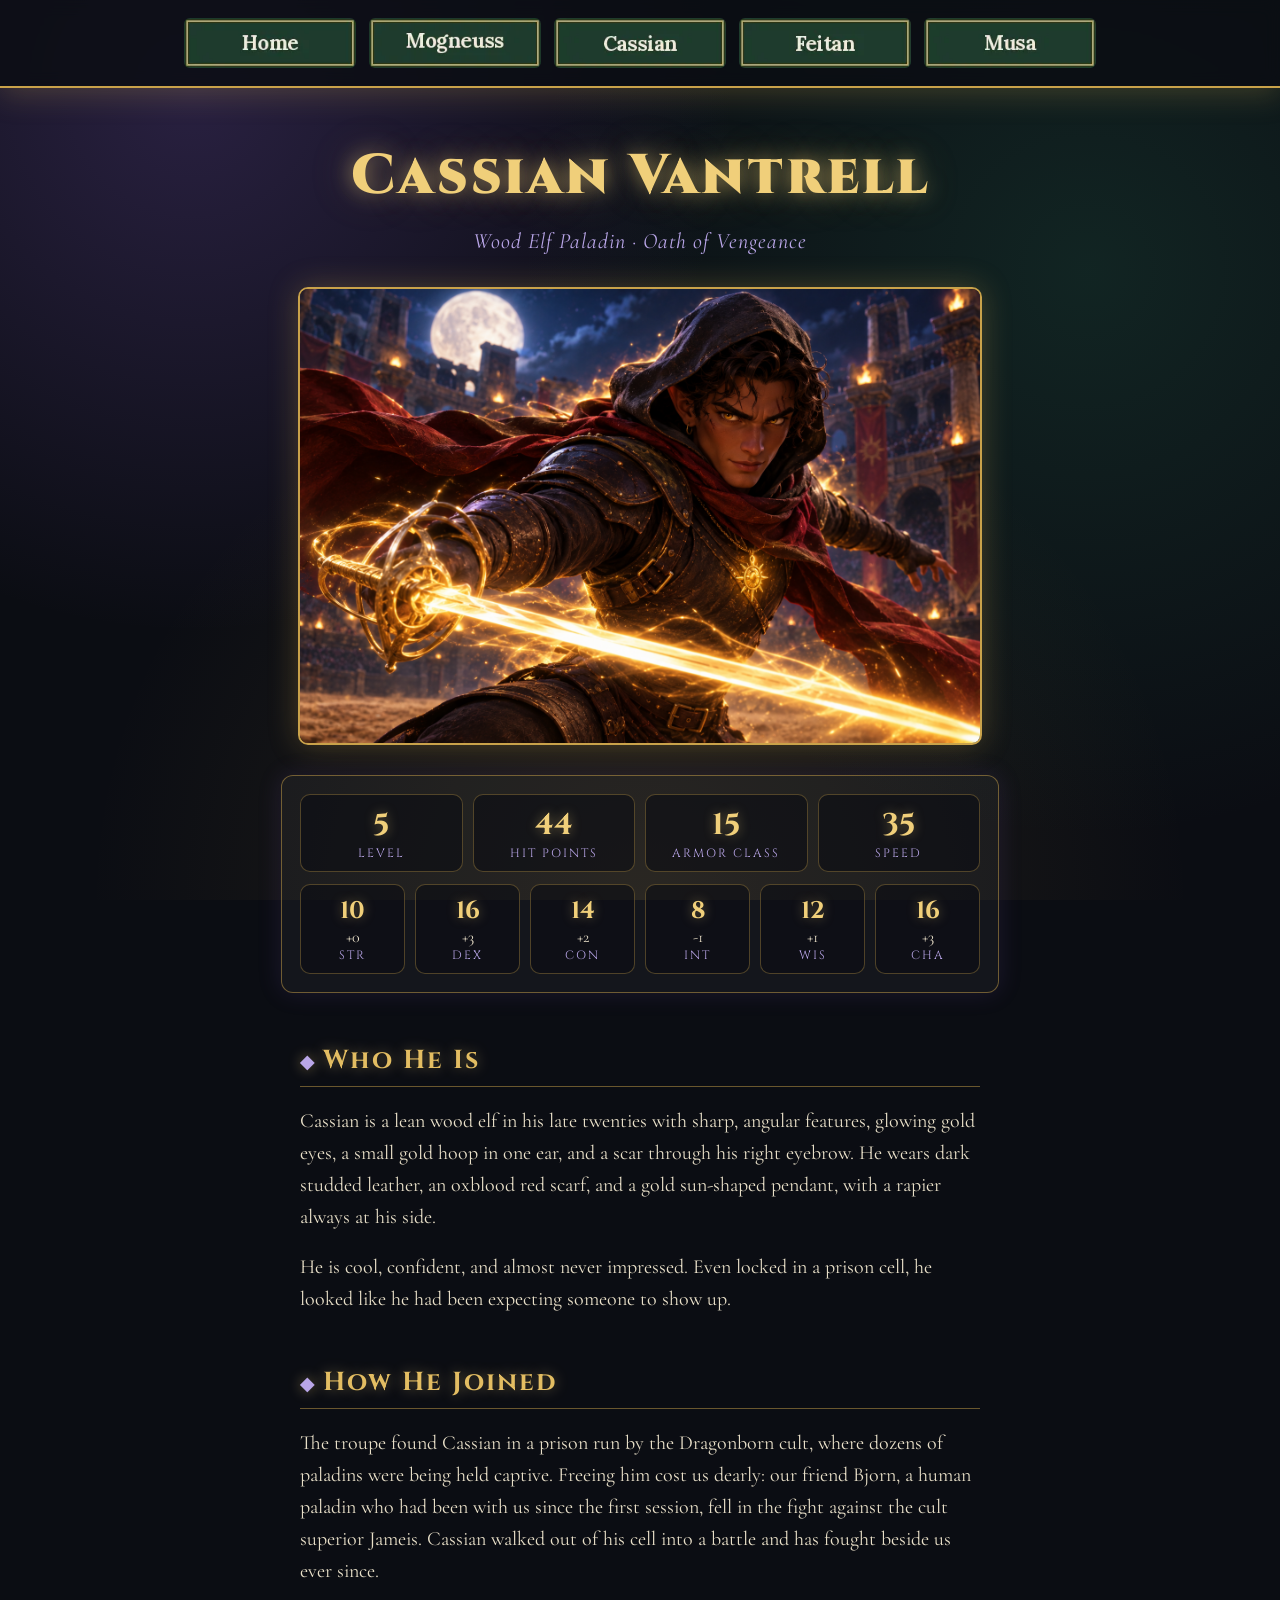
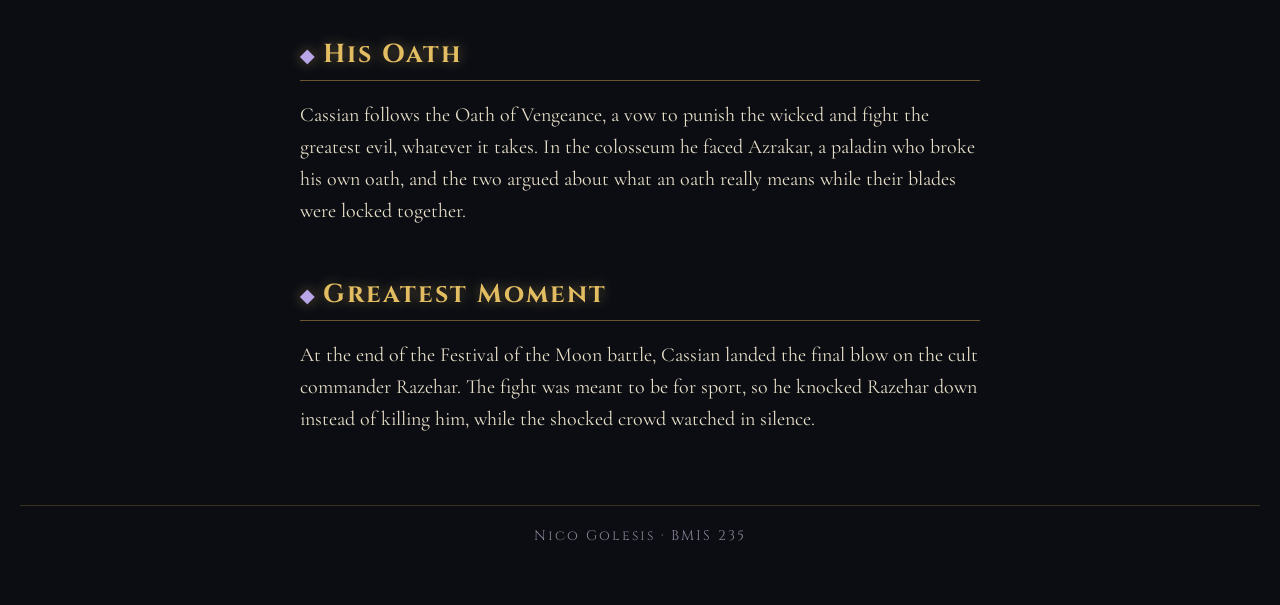
<file: page2.html>
<!DOCTYPE html>
<!--
  Author: Nico Golesis
  GU username: YOUR-GU-USERNAME
  Course: BMIS 235 - HTML-3
-->
<html lang="en">
<head>
<meta charset="utf-8">
<meta name="author" content="Nico Golesis">
<title>Cassian</title>
<link rel="stylesheet" href="styles.css">
</head>
<body>

<nav>
    <a href="index.html"><img src="img/home.png" alt="Home"></a>
    <a href="page1.html"><img src="img/page1.png" alt="Mogneuss"></a>
    <a href="page2.html"><img src="img/page2.png" alt="Cassian"></a>
    <a href="page3.html"><img src="img/page3.png" alt="Feitan"></a>
    <a href="page4.html"><img src="img/page4.png" alt="Musa"></a>
</nav>

<h1>Cassian Vantrell</h1>
<p class="subtitle">Wood Elf Paladin &middot; Oath of Vengeance</p>
<img class="photo" src="img/cassian.png" alt="Cassian Vantrell striking with his glowing rapier">


    <div class="stats">
    <div class="stat-row">
        <div class="stat"><span class="stat-value">5</span><span class="stat-label">Level</span></div>
        <div class="stat"><span class="stat-value">44</span><span class="stat-label">Hit Points</span></div>
        <div class="stat"><span class="stat-value">15</span><span class="stat-label">Armor Class</span></div>
        <div class="stat"><span class="stat-value">35</span><span class="stat-label">Speed</span></div>
    </div>
    <div class="stat-row">
        <div class="stat ability"><span class="stat-value">10</span><span class="mod">+0</span><span class="stat-label">STR</span></div>
        <div class="stat ability"><span class="stat-value">16</span><span class="mod">+3</span><span class="stat-label">DEX</span></div>
        <div class="stat ability"><span class="stat-value">14</span><span class="mod">+2</span><span class="stat-label">CON</span></div>
        <div class="stat ability"><span class="stat-value">8</span><span class="mod">-1</span><span class="stat-label">INT</span></div>
        <div class="stat ability"><span class="stat-value">12</span><span class="mod">+1</span><span class="stat-label">WIS</span></div>
        <div class="stat ability"><span class="stat-value">16</span><span class="mod">+3</span><span class="stat-label">CHA</span></div>
    </div>
</div>

<h2>Who He Is</h2>
<p>Cassian is a lean wood elf in his late twenties with sharp, angular features, glowing gold eyes, a small gold hoop in one ear, and a scar through his right eyebrow. He wears dark studded leather, an oxblood red scarf, and a gold sun-shaped pendant, with a rapier always at his side.</p>
<p>He is cool, confident, and almost never impressed. Even locked in a prison cell, he looked like he had been expecting someone to show up.</p>

<h2>How He Joined</h2>
<p>The troupe found Cassian in a prison run by the Dragonborn cult, where dozens of paladins were being held captive. Freeing him cost us dearly: our friend Bjorn, a human paladin who had been with us since the first session, fell in the fight against the cult superior Jameis. Cassian walked out of his cell into a battle and has fought beside us ever since.</p>

<h2>His Oath</h2>
<p>Cassian follows the Oath of Vengeance, a vow to punish the wicked and fight the greatest evil, whatever it takes. In the colosseum he faced Azrakar, a paladin who broke his own oath, and the two argued about what an oath really means while their blades were locked together.</p>

<h2>Greatest Moment</h2>
<p>At the end of the Festival of the Moon battle, Cassian landed the final blow on the cult commander Razehar. The fight was meant to be for sport, so he knocked Razehar down instead of killing him, while the shocked crowd watched in silence.</p>

<footer>Nico Golesis &middot; BMIS 235</footer>

</body>
</html>
</file>
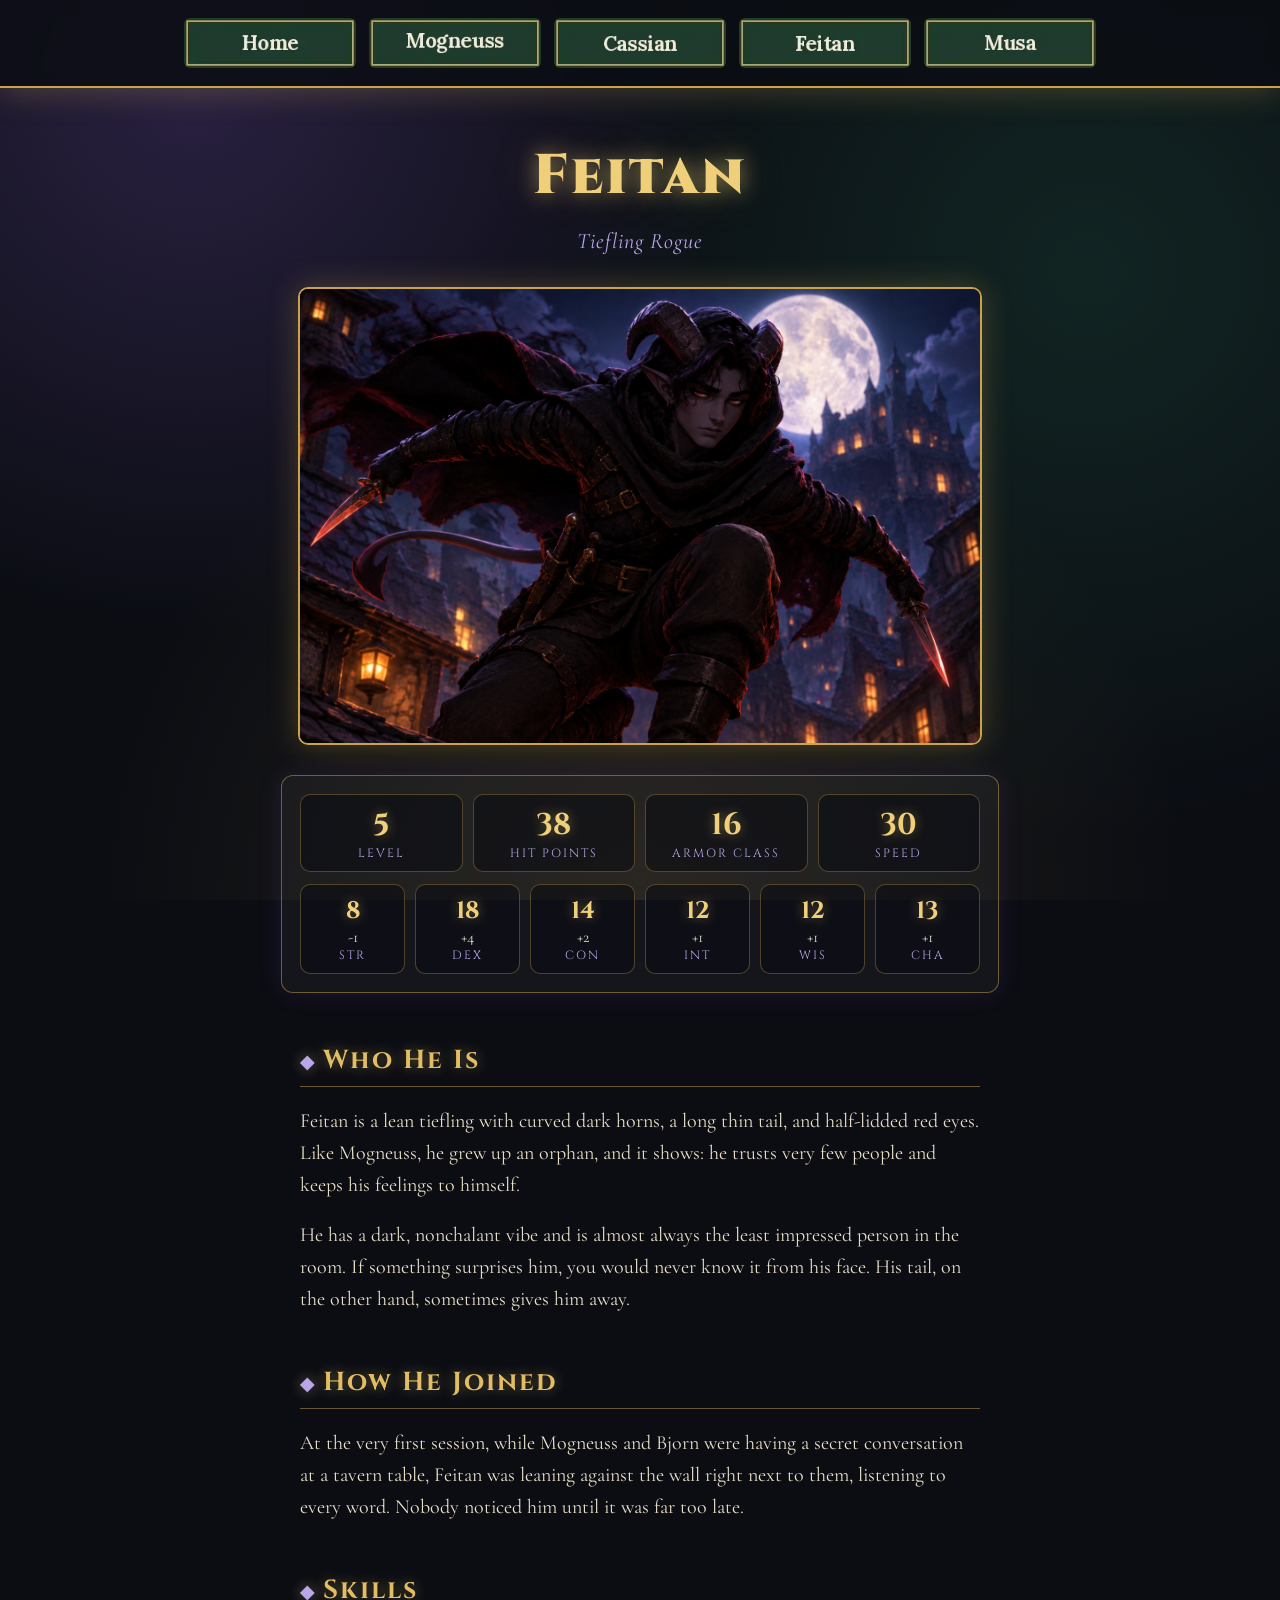
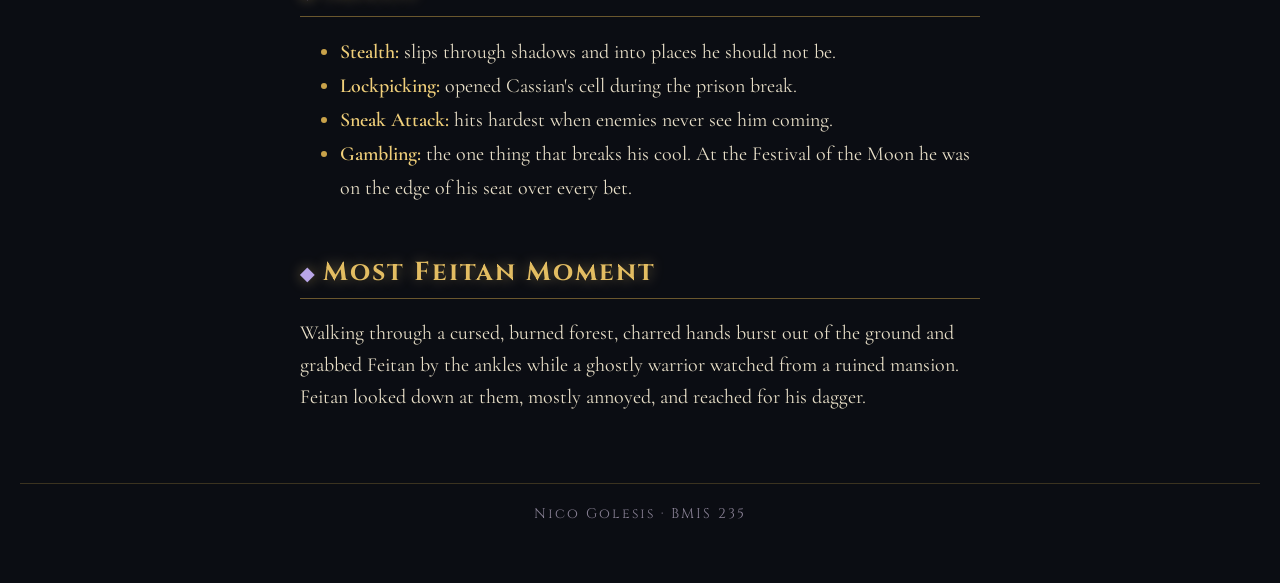
<file: page3.html>
<!DOCTYPE html>
<!--
  Author: Nico Golesis
  GU username: YOUR-GU-USERNAME
  Course: BMIS 235 - HTML-3
-->
<html lang="en">
<head>
<meta charset="utf-8">
<meta name="author" content="Nico Golesis">
<title>Feitan</title>
<link rel="stylesheet" href="styles.css">
</head>
<body>

<nav>
    <a href="index.html"><img src="img/home.png" alt="Home"></a>
    <a href="page1.html"><img src="img/page1.png" alt="Mogneuss"></a>
    <a href="page2.html"><img src="img/page2.png" alt="Cassian"></a>
    <a href="page3.html"><img src="img/page3.png" alt="Feitan"></a>
    <a href="page4.html"><img src="img/page4.png" alt="Musa"></a>
</nav>

<h1>Feitan</h1>
<p class="subtitle">Tiefling Rogue</p>
<img class="photo" src="img/feitan.png" alt="Feitan dropping from the shadows with his daggers">


   <div class="stats">
    <div class="stat-row">
        <div class="stat"><span class="stat-value">5</span><span class="stat-label">Level</span></div>
        <div class="stat"><span class="stat-value">38</span><span class="stat-label">Hit Points</span></div>
        <div class="stat"><span class="stat-value">16</span><span class="stat-label">Armor Class</span></div>
        <div class="stat"><span class="stat-value">30</span><span class="stat-label">Speed</span></div>
    </div>
    <div class="stat-row">
        <div class="stat ability"><span class="stat-value">8</span><span class="mod">-1</span><span class="stat-label">STR</span></div>
        <div class="stat ability"><span class="stat-value">18</span><span class="mod">+4</span><span class="stat-label">DEX</span></div>
        <div class="stat ability"><span class="stat-value">14</span><span class="mod">+2</span><span class="stat-label">CON</span></div>
        <div class="stat ability"><span class="stat-value">12</span><span class="mod">+1</span><span class="stat-label">INT</span></div>
        <div class="stat ability"><span class="stat-value">12</span><span class="mod">+1</span><span class="stat-label">WIS</span></div>
        <div class="stat ability"><span class="stat-value">13</span><span class="mod">+1</span><span class="stat-label">CHA</span></div>
    </div>
</div>

<h2>Who He Is</h2>
<p>Feitan is a lean tiefling with curved dark horns, a long thin tail, and half-lidded red eyes. Like Mogneuss, he grew up an orphan, and it shows: he trusts very few people and keeps his feelings to himself.</p>
<p>He has a dark, nonchalant vibe and is almost always the least impressed person in the room. If something surprises him, you would never know it from his face. His tail, on the other hand, sometimes gives him away.</p>

<h2>How He Joined</h2>
<p>At the very first session, while Mogneuss and Bjorn were having a secret conversation at a tavern table, Feitan was leaning against the wall right next to them, listening to every word. Nobody noticed him until it was far too late.</p>

<h2>Skills</h2>
<ul>
    <li><strong>Stealth:</strong> slips through shadows and into places he should not be.</li>
    <li><strong>Lockpicking:</strong> opened Cassian's cell during the prison break.</li>
    <li><strong>Sneak Attack:</strong> hits hardest when enemies never see him coming.</li>
    <li><strong>Gambling:</strong> the one thing that breaks his cool. At the Festival of the Moon he was on the edge of his seat over every bet.</li>
</ul>

<h2>Most Feitan Moment</h2>
<p>Walking through a cursed, burned forest, charred hands burst out of the ground and grabbed Feitan by the ankles while a ghostly warrior watched from a ruined mansion. Feitan looked down at them, mostly annoyed, and reached for his dagger.</p>

<footer>Nico Golesis &middot; BMIS 235</footer>

</body>
</html>
</file>
<file: styles.css>
/* =====================================================================
   styles.css  ·  THE PHANTOM TROUPE
   ---------------------------------------------------------------------
   Brand: a moonlit night in Moon Hallow. Deep midnight background,
   glowing gold titles, lavender fey magic, and forest green accents.
   Every page links to this one file, so they all share the same look.
   ===================================================================== */

/* fantasy fonts from Google Fonts */
@import url("https://fonts.googleapis.com/css2?family=Cinzel:wght@500;700;900&family=Cormorant+Garamond:ital,wght@0,500;0,600;1,500&display=swap");

body {
    font-family: "Cormorant Garamond", Georgia, serif;
    font-size: 20px;
    color: #e8dfc8;
    margin: 0;
    padding: 0 20px 60px 20px;
    /* night sky: a lavender glow, a green glow, and deep midnight */
    background-color: #0b0d13;
    background-image:
        radial-gradient(circle at 15% 10%, rgba(130, 90, 200, 0.25), transparent 40%),
        radial-gradient(circle at 85% 30%, rgba(40, 120, 90, 0.22), transparent 45%),
        radial-gradient(circle at 50% 100%, rgba(201, 162, 74, 0.12), transparent 50%);
    background-attachment: fixed;
}

/* the menu sticks to the top of the screen as you scroll */
nav {
    position: sticky;
    top: 0;
    z-index: 10;
    margin: 0 -20px;
    padding: 14px;
    text-align: center;
    background-color: rgba(11, 13, 19, 0.85);
    backdrop-filter: blur(8px);
    border-bottom: 2px solid #c9a24a;
    box-shadow: 0 6px 30px rgba(201, 162, 74, 0.25);
}

nav a {
    text-decoration: none;
}

nav img {
    height: 50px;
    margin: 4px;
    vertical-align: middle;
    border-radius: 6px;
    transition: transform 0.2s, box-shadow 0.2s;
}

/* buttons lift and glow gold when you hover over them */
nav img:hover {
    transform: translateY(-4px);
    box-shadow: 0 0 18px rgba(232, 196, 104, 0.8);
}

/* big glowing gold title */
h1 {
    font-family: "Cinzel", Georgia, serif;
    font-weight: 900;
    font-size: 56px;
    letter-spacing: 3px;
    text-align: center;
    margin: 50px 0 0 0;
    color: #f0cf7a;
    text-shadow: 0 0 20px rgba(240, 207, 122, 0.55), 0 0 45px rgba(201, 162, 74, 0.3);
    animation: glow 4s ease-in-out infinite;
}

/* the title slowly pulses like magic */
@keyframes glow {
    0%, 100% { text-shadow: 0 0 20px rgba(240, 207, 122, 0.5), 0 0 45px rgba(201, 162, 74, 0.25); }
    50%      { text-shadow: 0 0 32px rgba(240, 207, 122, 0.9), 0 0 70px rgba(201, 162, 74, 0.5); }
}

/* the short line under each page title */
.subtitle {
    text-align: center;
    font-style: italic;
    font-size: 22px;
    color: #b9a6e8;
    letter-spacing: 1px;
    margin-top: 10px;
}

h2 {
    font-family: "Cinzel", Georgia, serif;
    font-weight: 700;
    font-size: 26px;
    letter-spacing: 2px;
    color: #e3bd62;
    max-width: 680px;
    margin: 50px auto 0 auto;
    padding-bottom: 8px;
    border-bottom: 1px solid rgba(201, 162, 74, 0.5);
}

/* a little diamond before every section heading */
h2::before {
    content: "\25C6  ";
    color: #b9a6e8;
    font-size: 18px;
}

p {
    max-width: 680px;
    margin: 18px auto;
    line-height: 1.6;
}

ul {
    max-width: 640px;
    margin: 18px auto;
    line-height: 1.7;
}

li::marker {
    color: #c9a24a;
}

strong {
    color: #f0cf7a;
    font-weight: 600;
}

/* photos with a gold frame and a soft glow */
.photo {
    display: block;
    width: 100%;
    max-width: 680px;
    margin: 28px auto 8px auto;
    border: 2px solid #c9a24a;
    border-radius: 10px;
    box-shadow: 0 0 30px rgba(201, 162, 74, 0.3);
}

.caption {
    text-align: center;
    font-style: italic;
    font-size: 17px;
    color: #9a90a8;
    margin-top: 0;
}

/* glowing glass cards, used for the party or any special section */
.card {
    max-width: 680px;
    margin: 30px auto;
    padding: 8px 26px 14px 26px;
    background-color: rgba(255, 255, 255, 0.04);
    border: 1px solid rgba(201, 162, 74, 0.4);
    border-radius: 12px;
    box-shadow: 0 0 25px rgba(130, 90, 200, 0.15);
    transition: transform 0.2s, box-shadow 0.2s;
}

.card:hover {
    transform: translateY(-4px);
    box-shadow: 0 0 35px rgba(185, 166, 232, 0.35);
}

.card h2 {
    margin-top: 18px;
    border-bottom: none;
}

/* a grayed out card for fallen friends */
.memoriam {
    filter: grayscale(1);
    opacity: 0.75;
}

/* ===== STAT BOX: a mini character sheet on each character page ===== */
.stats {
    max-width: 680px;
    margin: 30px auto;
    padding: 18px;
    background-color: rgba(255, 255, 255, 0.04);
    border: 1px solid rgba(201, 162, 74, 0.5);
    border-radius: 12px;
    box-shadow: 0 0 25px rgba(130, 90, 200, 0.15);
}

/* each row of boxes sits side by side and wraps on small screens */
.stat-row {
    display: flex;
    flex-wrap: wrap;
    justify-content: center;
    gap: 10px;
    margin-bottom: 12px;
}

.stat-row:last-child {
    margin-bottom: 0;
}

/* one small box, like Level or Armor Class */
.stat {
    flex: 1;
    min-width: 90px;
    padding: 10px 6px;
    text-align: center;
    background-color: rgba(11, 13, 19, 0.6);
    border: 1px solid rgba(201, 162, 74, 0.35);
    border-radius: 10px;
}

/* the big number in the box */
.stat-value {
    display: block;
    font-family: "Cinzel", Georgia, serif;
    font-size: 30px;
    font-weight: 700;
    color: #f0cf7a;
    text-shadow: 0 0 12px rgba(240, 207, 122, 0.4);
}

/* the small name under the number */
.stat-label {
    display: block;
    font-family: "Cinzel", Georgia, serif;
    font-size: 12px;
    letter-spacing: 2px;
    color: #b9a6e8;
    text-transform: uppercase;
}

/* the ability score boxes are a little smaller */
.ability {
    min-width: 80px;
}

.ability .stat-value {
    font-size: 24px;
}

/* the +3 style modifier under each ability score */
.mod {
    display: block;
    font-size: 16px;
    color: #e8dfc8;
}

footer {
    text-align: center;
    font-family: "Cinzel", Georgia, serif;
    font-size: 14px;
    letter-spacing: 2px;
    color: #8a8296;
    margin-top: 70px;
    padding-top: 20px;
    border-top: 1px solid rgba(201, 162, 74, 0.25);
}

/* on phones, shrink the big title so it fits */
@media (max-width: 600px) {
    h1 { font-size: 38px; }
    nav img { height: 40px; }
}

/* ===== NEW STYLE 1: the current page's menu button glows gold ===== */
nav a.current img {
    box-shadow: 0 0 0 2px #f0cf7a, 0 0 20px rgba(240, 207, 122, 0.85);
}

/* ===== NEW STYLE 2: a big signature quote for each character ===== */
.quote {
    max-width: 600px;
    margin: 30px auto;
    padding: 16px 24px;
    text-align: center;
    font-style: italic;
    font-size: 26px;
    line-height: 1.4;
    color: #f0cf7a;
    border-left: 3px solid #b9a6e8;
    border-right: 3px solid #b9a6e8;
    background-color: rgba(185, 166, 232, 0.08);
    border-radius: 8px;
}

/* ===== NEW STYLE 3: links glow lavender and turn gold on hover ===== */
.links a {
    color: #b9a6e8;
    font-weight: 600;
    text-decoration: none;
    border-bottom: 1px dashed #b9a6e8;
    transition: color 0.2s, border-color 0.2s;
}

.links a:hover {
    color: #f0cf7a;
    border-bottom-color: #f0cf7a;
}

/* ===== NEW STYLE 4: section headings glow softly gold ===== */
h2 {
    text-shadow: 0 0 14px rgba(240, 207, 122, 0.45);
}

/* ===== NEW STYLE 5: stat boxes glow gold when you hover over them ===== */
.stat {
    transition: transform 0.2s, box-shadow 0.2s, border-color 0.2s;
}

.stat:hover {
    transform: translateY(-3px);
    border-color: #f0cf7a;
    box-shadow: 0 0 18px rgba(240, 207, 122, 0.55);
}
</file>
